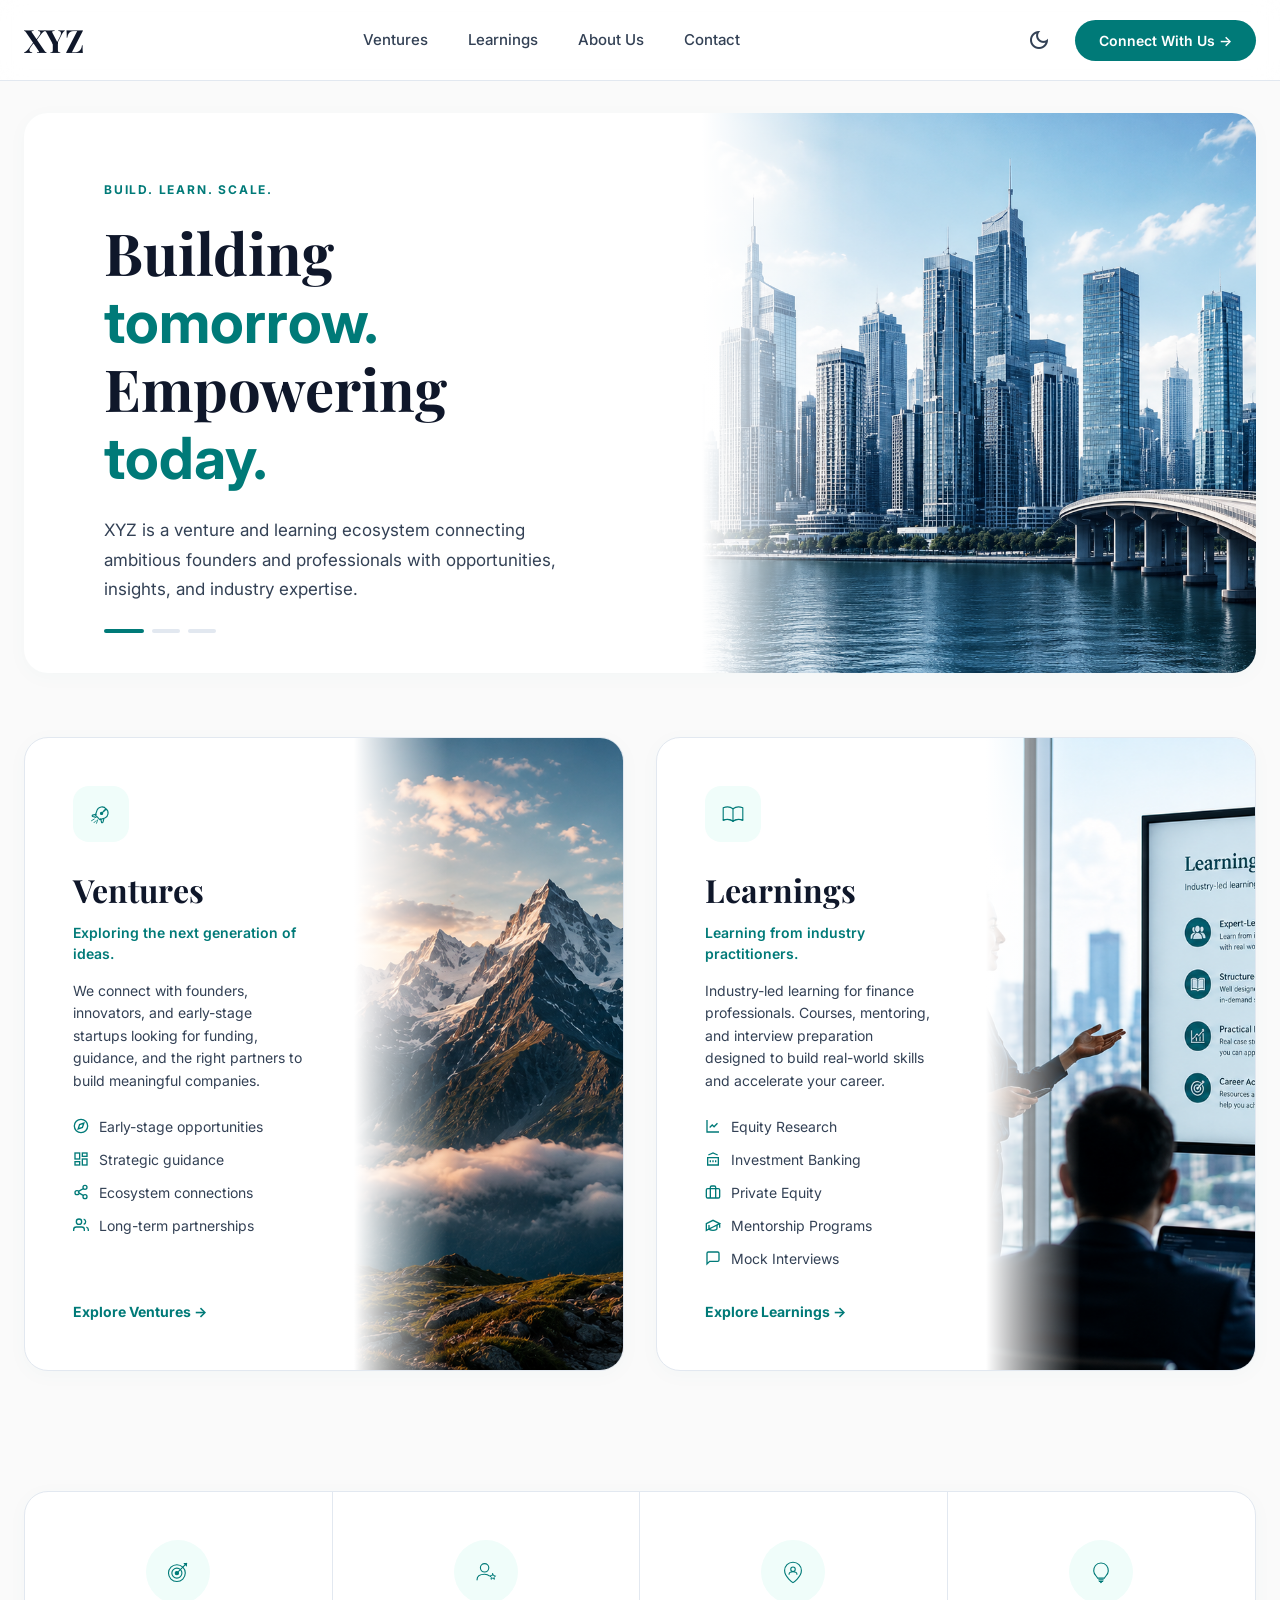
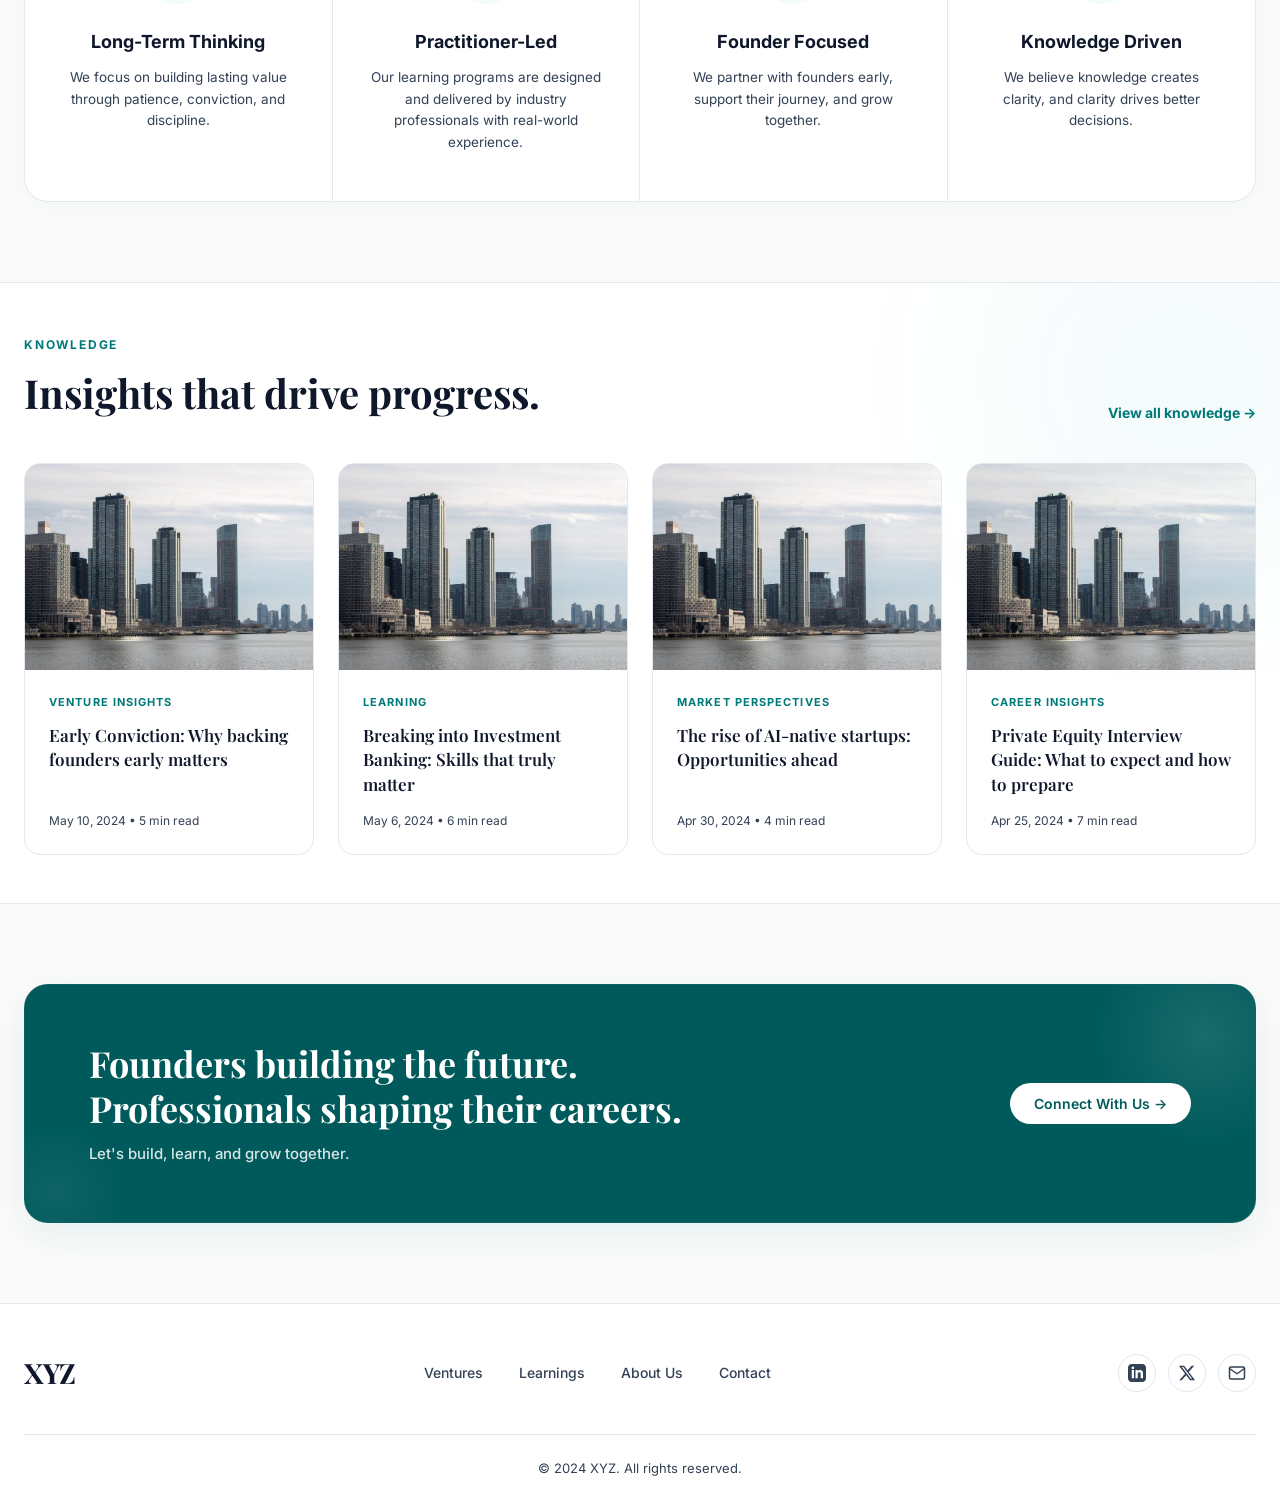
<file: index.html>
<!doctype html>
<html lang="en">

<head>
  <meta charset="UTF-8" />
  <meta name="viewport" content="width=device-width, initial-scale=1.0" />
  <title>XYZ Ventures & Learnings</title>

  <link rel="preconnect" href="https://fonts.googleapis.com" />
  <link rel="preconnect" href="https://fonts.gstatic.com" crossorigin />

  <link
    href="https://fonts.googleapis.com/css2?family=Playfair+Display:ital,wght@0,600;0,700;1,600;1,700&family=Inter:wght@400;500;600;700&display=swap"
    rel="stylesheet" />

  <link rel="stylesheet" href="styles.css" />
  <link href="https://fonts.googleapis.com/css2?family=Material+Symbols+Outlined:wght,FILL@100..700,0..1&display=swap"
    rel="stylesheet" />
  <script>
    (function() {
      const currentTheme = localStorage.getItem("theme");
      if (currentTheme) {
        document.documentElement.setAttribute("data-theme", currentTheme);
      } else {
        const prefersDark = window.matchMedia("(prefers-color-scheme: dark)").matches;
        document.documentElement.setAttribute("data-theme", prefersDark ? "dark" : "light");
      }
    })();
  </script>
</head>

<body>
  <!-- ================= HEADER ================= -->

  <header class="header">
    <div class="container">
      <div class="navbar">
        <a href="index.html" class="logo"> XYZ </a>

        <nav class="nav-links" id="navMenu">
          <a href="ventures.html">Ventures</a>
          <a href="learnings.html">Learnings</a>
          <a href="about.html">About Us</a>
          <a href="contact.html">Contact</a>
        </nav>

        <div class="nav-actions">
          <button class="theme-toggle" id="themeToggle" aria-label="Toggle Dark/Light Mode">
            <span class="material-symbols-outlined theme-toggle-icon">dark_mode</span>
          </button>

          <button class="btn-primary">Connect With Us &rarr;</button>

          <button class="menu-toggle" id="menuToggle" aria-label="Toggle Navigation Menu">☰</button>
        </div>
      </div>
    </div>
  </header>

  <!-- ================= HERO ================= -->

  <section class="hero">
    <div class="container">
      <div class="hero-slider">
        <!-- Slide 1 -->

        <div class="hero-slide active">
          <div class="hero-content">
            <span class="eyebrow"> BUILD. LEARN. SCALE. </span>

            <h1>
              Building
              <span class="highlight">tomorrow.</span>
              <br />
              Empowering
              <span class="highlight">today.</span>
            </h1>

            <p>
              XYZ is a venture and learning ecosystem connecting ambitious
              founders and professionals with opportunities, insights, and
              industry expertise.
            </p>
          </div>

          <div class="hero-image">
            <img src="assets/images/hero-city.jpg" alt="City Skyline" />
          </div>
        </div>

        <!-- Slide 2 -->

        <div class="hero-slide">
          <div class="hero-content">
            <span class="eyebrow"> GROW. CONNECT. LEAD. </span>

            <h1>
              Empowering
              <span class="highlight">founders.</span>
              <br />
              Creating
              <span class="highlight">impact.</span>
            </h1>

            <p>
              Access strategic guidance, funding opportunities, and an
              ecosystem built for long-term success.
            </p>
          </div>

          <div class="hero-image">
            <img src="assets/images/hero-founder.jpg" alt="Founder" />
          </div>
        </div>

        <!-- Slide 3 -->

        <div class="hero-slide">
          <div class="hero-content">
            <span class="eyebrow"> LEARN. EVOLVE. SUCCEED. </span>

            <h1>
              Learn from
              <span class="highlight">industry</span>
              <br />
              practitioners.
            </h1>

            <p>
              Industry-led learning designed to accelerate professional growth
              and real-world outcomes.
            </p>
          </div>

          <div class="hero-image">
            <img src="assets/images/hero-learning.jpg" alt="Learning" />
          </div>
        </div>

        <div class="slider-dots"></div>
      </div>
    </div>
  </section>

  <!-- ================= VENTURES & LEARNINGS ================= -->

  <section class="programs">
    <div class="container">
      <div class="program-grid">
        <!-- Ventures -->

        <article class="program-card">
          <div class="card-content-left">
            <div class="icon-box">
              <svg xmlns="http://www.w3.org/2000/svg" viewBox="0 0 100 100" class="card-icon-svg">
                <g fill="none" stroke="currentColor" stroke-width="4" stroke-linecap="round" stroke-linejoin="round">
                  <path d="M68,32 C60,20 40,24 36,36 L30,54 L46,70 L64,64 C76,60 80,40 68,32 Z" />
                  <path d="M56,44 C60,38 64,34 68,32 C66,36 62,40 56,44" />
                  <path d="M33,51 L20,54 C18,55 18,58 21,59 L32,62" />
                  <path d="M49,67 L52,80 C53,82 56,82 57,79 L60,68" />
                  <path d="M26,68 L16,74" stroke-width="3" />
                  <path d="M32,74 L25,81" stroke-width="3" />
                  <path d="M38,71 L34,83" stroke-width="3" />
                  <circle cx="52" cy="48" r="4" fill="currentColor" />
                </g>
              </svg>
            </div>

            <h3>Ventures</h3>

            <span class="program-subtitle">Exploring the next generation of ideas.</span>

            <p class="program-desc">
              We connect with founders, innovators, and early-stage startups looking for funding,
              guidance, and the right partners to build meaningful companies.
            </p>

            <ul class="program-list">
              <li>
                <svg class="list-icon" viewBox="0 0 24 24" fill="none" stroke="currentColor" stroke-width="2">
                  <circle cx="12" cy="12" r="10" />
                  <polygon points="16.24 7.76 14.12 14.12 7.76 16.24 9.88 9.88 16.24 7.76" />
                </svg>
                <span>Early-stage opportunities</span>
              </li>
              <li>
                <svg class="list-icon" viewBox="0 0 24 24" fill="none" stroke="currentColor" stroke-width="2">
                  <rect x="3" y="3" width="7" height="9" />
                  <rect x="14" y="3" width="7" height="5" />
                  <rect x="14" y="12" width="7" height="9" />
                  <rect x="3" y="16" width="7" height="5" />
                </svg>
                <span>Strategic guidance</span>
              </li>
              <li>
                <svg class="list-icon" viewBox="0 0 24 24" fill="none" stroke="currentColor" stroke-width="2">
                  <path
                    d="M18 8A3 3 0 1 0 18 2A3 3 0 0 0 18 8Zm-12 8a3 3 0 1 0 0-6 3 3 0 0 0 0 6Zm12 6a3 3 0 1 0 0-6 3 3 0 0 0 0 6ZM7.5 11.5l9-5.1m-9 6.2l9 5.1" />
                </svg>
                <span>Ecosystem connections</span>
              </li>
              <li>
                <svg class="list-icon" viewBox="0 0 24 24" fill="none" stroke="currentColor" stroke-width="2">
                  <path d="M17 21v-2a4 4 0 0 0-4-4H5a4 4 0 0 0-4 4v2" />
                  <circle cx="9" cy="7" r="4" />
                  <path d="M23 21v-2a4 4 0 0 0-3-3.87" />
                  <path d="M16 3.13a4 4 0 0 1 0 7.75" />
                </svg>
                <span>Long-term partnerships</span>
              </li>
            </ul>

            <a href="ventures.html" class="program-link"> Explore Ventures &rarr; </a>
          </div>

          <div class="card-image">
            <img src="assets/images/venture-mountain.jpg" alt="Mountain ventures" />
          </div>
        </article>

        <!-- Learnings -->

        <article class="program-card" id="learnings">
          <div class="card-content-left">
            <div class="icon-box">
              <svg xmlns="http://www.w3.org/2000/svg" viewBox="0 0 100 100" class="card-icon-svg">
                <g fill="none" stroke="currentColor" stroke-width="4" stroke-linecap="round" stroke-linejoin="round">
                  <path d="M50,75 C40,68 25,68 15,72 L15,28 C25,24 40,24 50,31" />
                  <path d="M50,75 C60,68 75,68 85,72 L85,28 C75,24 60,24 50,31" />
                  <line x1="50" y1="31" x2="50" y2="75" />
                  <path d="M15,72 C25,69 40,69 50,76" />
                  <path d="M85,72 C75,69 60,69 50,76" />
                </g>
              </svg>
            </div>

            <h3>Learnings</h3>

            <span class="program-subtitle">Learning from industry practitioners.</span>

            <p class="program-desc">
              Industry-led learning for finance professionals. Courses, mentoring, and interview
              preparation designed to build real-world skills and accelerate your career.
            </p>

            <ul class="program-list">
              <li>
                <svg class="list-icon" viewBox="0 0 24 24" fill="none" stroke="currentColor" stroke-width="2">
                  <path d="M3 3v18h18" />
                  <path d="m18.7 8-5.1 5.2-2.8-2.7L7 14.3" />
                </svg>
                <span>Equity Research</span>
              </li>
              <li>
                <svg class="list-icon" viewBox="0 0 24 24" fill="none" stroke="currentColor" stroke-width="2">
                  <path d="M3 21h18M3 10h18M5 6l7-3 7 3M4 10v11M20 10v11M8 14v3M12 14v3M16 14v3" />
                </svg>
                <span>Investment Banking</span>
              </li>
              <li>
                <svg class="list-icon" viewBox="0 0 24 24" fill="none" stroke="currentColor" stroke-width="2">
                  <rect x="2" y="7" width="20" height="14" rx="2" ry="2" />
                  <path d="M16 21V5a2 2 0 0 0-2-2h-4a2 2 0 0 0-2 2v16" />
                </svg>
                <span>Private Equity</span>
              </li>
              <li>
                <svg class="list-icon" viewBox="0 0 24 24" fill="none" stroke="currentColor" stroke-width="2">
                  <path d="M22 10v6M2 10l10-5 10 5-10 5-10 5z" />
                  <path d="M6 12v5c0 2 2 3 6 3s6-1 6-3v-5" />
                </svg>
                <span>Mentorship Programs</span>
              </li>
              <li>
                <svg class="list-icon" viewBox="0 0 24 24" fill="none" stroke="currentColor" stroke-width="2">
                  <path d="M21 15a2 2 0 0 1-2 2H7l-4 4V5a2 2 0 0 1 2-2h14a2 2 0 0 1 2 2z" />
                </svg>
                <span>Mock Interviews</span>
              </li>
            </ul>

            <a href="learnings.html" class="program-link"> Explore Learnings &rarr; </a>
          </div>

          <div class="card-image">
            <img src="assets/images/learning-office.jpg" alt="Learning environment" />
          </div>
        </article>
      </div>
    </div>
  </section>

  <!-- ================= VALUES ================= -->

  <section class="values" id="about-us">
    <div class="container">
      <div class="value-grid">
        <div class="value-item">
          <div class="value-icon">
            <svg class="value-svg-icon" viewBox="0 0 100 100">
              <g fill="none" stroke="currentColor" stroke-width="4" stroke-linecap="round" stroke-linejoin="round">
                <circle cx="46" cy="54" r="30" />
                <circle cx="46" cy="54" r="18" />
                <circle cx="46" cy="54" r="6" fill="currentColor" />
                <path d="M78,22 L52,48" stroke-width="4" />
                <path d="M72,20 L80,20 L80,28" />
                <line x1="75" y1="25" x2="81" y2="19" />
              </g>
            </svg>
          </div>
          <h4>Long-Term Thinking</h4>
          <p>
            We focus on building lasting value through patience, conviction,
            and discipline.
          </p>
        </div>

        <div class="value-item">
          <div class="value-icon">
            <svg class="value-svg-icon" viewBox="0 0 100 100">
              <g fill="none" stroke="currentColor" stroke-width="4" stroke-linecap="round" stroke-linejoin="round">
                <circle cx="45" cy="35" r="15" />
                <path d="M18,78 C18,63 30,58 45,58 C51,58 58,60 62,64" />
                <path d="M74,56 L77,63 L84,64 L79,69 L80,76 L74,72 L68,76 L69,69 L64,64 L71,63 Z" fill="none"
                  stroke-width="3.5" />
              </g>
            </svg>
          </div>
          <h4>Practitioner-Led</h4>
          <p>
            Our learning programs are designed and delivered by industry
            professionals with real-world experience.
          </p>
        </div>

        <div class="value-item">
          <div class="value-icon">
            <svg class="value-svg-icon" viewBox="0 0 100 100">
              <g fill="none" stroke="currentColor" stroke-width="4" stroke-linecap="round" stroke-linejoin="round">
                <path d="M50,15 C33,15 20,28 20,45 C20,68 50,88 50,88 C50,88 80,68 80,45 C80,28 67,15 50,15 Z" />
                <circle cx="50" cy="40" r="8" />
                <path d="M36,58 C36,52 42,49 50,49 C58,49 64,52 64,58" />
              </g>
            </svg>
          </div>
          <h4>Founder Focused</h4>
          <p>
            We partner with founders early, support their journey, and grow together.
          </p>
        </div>

        <div class="value-item">
          <div class="value-icon">
            <svg class="value-svg-icon" viewBox="0 0 100 100">
              <g fill="none" stroke="currentColor" stroke-width="4" stroke-linecap="round" stroke-linejoin="round">
                <path d="M50,18 C32,18 24,32 24,46 C24,58 34,64 38,72 L62,72 C66,64 76,58 76,46 C76,32 68,18 50,18 Z" />
                <line x1="42" y1="78" x2="58" y2="78" />
                <line x1="44" y1="84" x2="56" y2="84" />
                <path d="M47,84 L50,88 L53,84 Z" fill="currentColor" />
              </g>
            </svg>
          </div>
          <h4>Knowledge Driven</h4>
          <p>
            We believe knowledge creates clarity, and clarity drives better decisions.
          </p>
        </div>
      </div>
    </div>
  </section>

  <!-- ================= KNOWLEDGE ================= -->

  <section class="areas-section" id="focus-areas">
    <div class="decorative-blur"></div>
    <div class="container">
      <div class="section-header">
        <div>
          <span class="section-label"> KNOWLEDGE </span>

          <h2>Insights that drive progress.</h2>
        </div>

        <a href="#" class="view-all-link"> View all knowledge &rarr; </a>
      </div>

      <div class="article-grid">
        <article class="article-card">
          <div class="article-image-box">
            <img src="assets/images/article-1.jpg" alt="Venture Insights" />
          </div>
          <div class="article-content">
            <span class="article-category">VENTURE INSIGHTS</span>
            <h4>Early Conviction: Why backing founders early matters</h4>
            <p class="article-meta">May 10, 2024 • 5 min read</p>
          </div>
        </article>

        <article class="article-card">
          <div class="article-image-box">
            <img src="assets/images/article-1.jpg" alt="Learning Insights" />
          </div>
          <div class="article-content">
            <span class="article-category">LEARNING</span>
            <h4>Breaking into Investment Banking: Skills that truly matter</h4>
            <p class="article-meta">May 6, 2024 • 6 min read</p>
          </div>
        </article>

        <article class="article-card">
          <div class="article-image-box">
            <img src="assets/images/article-1.jpg" alt="Market Perspectives" />
          </div>
          <div class="article-content">
            <span class="article-category">MARKET PERSPECTIVES</span>
            <h4>The rise of AI-native startups: Opportunities ahead</h4>
            <p class="article-meta">Apr 30, 2024 • 4 min read</p>
          </div>
        </article>

        <article class="article-card">
          <div class="article-image-box">
            <img src="assets/images/article-1.jpg" alt="Career Insights" />
          </div>
          <div class="article-content">
            <span class="article-category">CAREER INSIGHTS</span>
            <h4>Private Equity Interview Guide: What to expect and how to prepare</h4>
            <p class="article-meta">Apr 25, 2024 • 7 min read</p>
          </div>
        </article>
      </div>
    </div>
  </section>

  <!-- ================= CTA ================= -->

  <section class="cta-section" id="contact">
    <div class="container">
      <div class="cta-banner-dark">
        <div class="cta-content-left">
          <h2>
            Founders building the future.
            <br />
            Professionals shaping their careers.
          </h2>

          <p>Let's build, learn, and grow together.</p>
        </div>

        <div class="cta-content-right">
          <button class="btn-primary">Connect With Us &rarr;</button>
        </div>
      </div>
    </div>
  </section>

  <!-- ================= FOOTER ================= -->

  <footer class="footer">
    <div class="container">
      <div class="footer-top">
        <div class="footer-logo">XYZ</div>

        <div class="footer-links">
          <a href="ventures.html">Ventures</a>
          <a href="learnings.html">Learnings</a>
          <a href="about.html">About Us</a>
          <a href="contact.html">Contact</a>
        </div>

        <div class="footer-social">
          <a href="#" aria-label="LinkedIn">
            <svg class="social-svg-icon" viewBox="0 0 24 24" fill="currentColor" width="20" height="20">
              <path
                d="M19 0h-14c-2.761 0-5 2.239-5 5v14c0 2.761 2.239 5 5 5h14c2.762 0 5-2.239 5-5v-14c0-2.761-2.238-5-5-5zm-11 19h-3v-11h3v11zm-1.5-12.268c-.966 0-1.75-.79-1.75-1.764s.784-1.764 1.75-1.764 1.75.79 1.75 1.764-.783 1.764-1.75 1.764zm13.5 12.268h-3v-5.604c0-3.368-4-3.113-4 0v5.604h-3v-11h3v1.765c1.396-2.586 7-2.777 7 2.476v6.759z" />
            </svg>
          </a>
          <a href="#" aria-label="X">
            <svg class="social-svg-icon" viewBox="0 0 24 24" fill="currentColor" width="20" height="20">
              <path
                d="M18.244 2.25h3.308l-7.227 8.26 8.502 11.24H16.17l-5.214-6.817L4.99 21.75H1.68l7.73-8.835L1.254 2.25H8.08l4.713 6.231zm-1.161 17.52h1.833L7.084 4.126H5.117z" />
            </svg>
          </a>
          <a href="#" aria-label="Email">
            <svg class="social-svg-icon" viewBox="0 0 24 24" fill="none" stroke="currentColor" stroke-width="2"
              stroke-linecap="round" stroke-linejoin="round" width="20" height="20">
              <path d="M4 4h16c1.1 0 2 .9 2 2v12c0 1.1-.9 2-2 2H4c-1.1 0-2-.9-2-2V6c0-1.1.9-2 2-2z" />
              <polyline points="22,6 12,13 2,6" />
            </svg>
          </a>
        </div>
      </div>

      <div class="footer-bottom">&copy; 2024 XYZ. All rights reserved.</div>
    </div>
  </footer>


  <script src="script.js"></script>
</body>

</html>
</file>
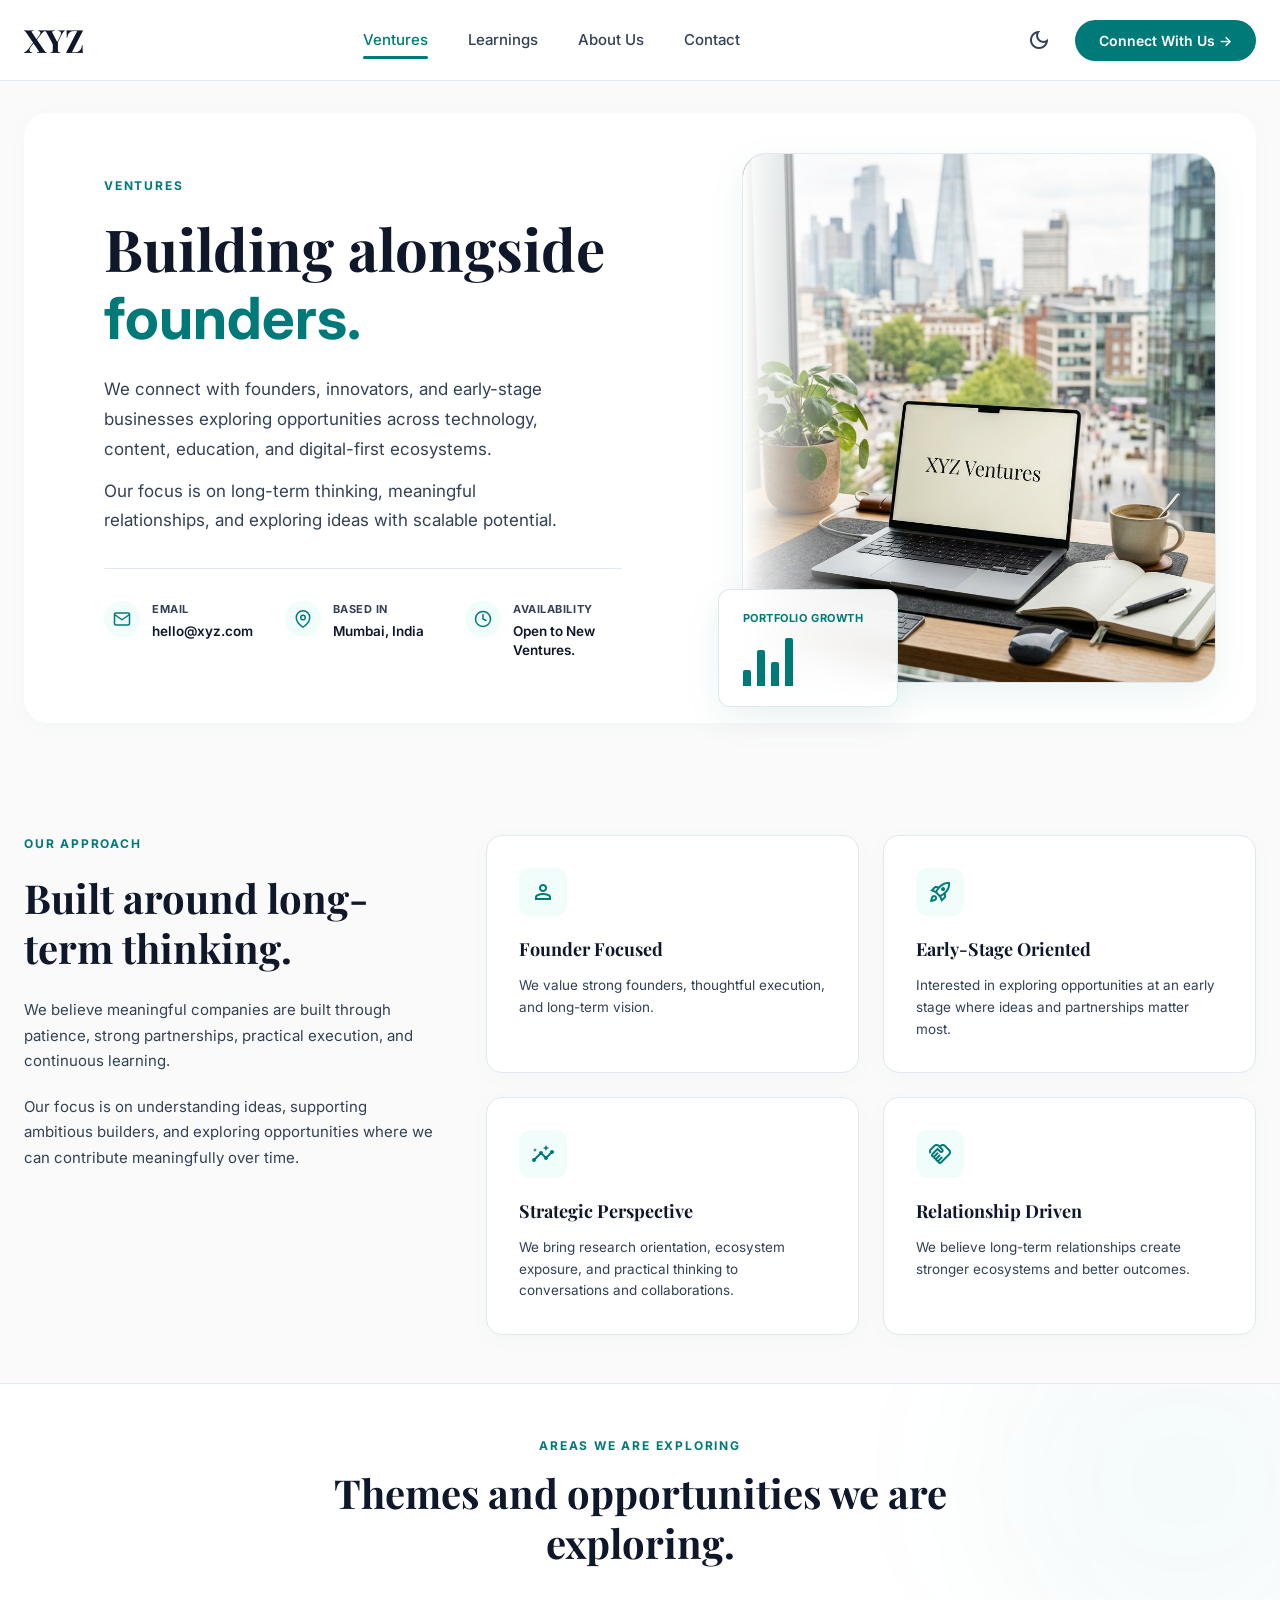
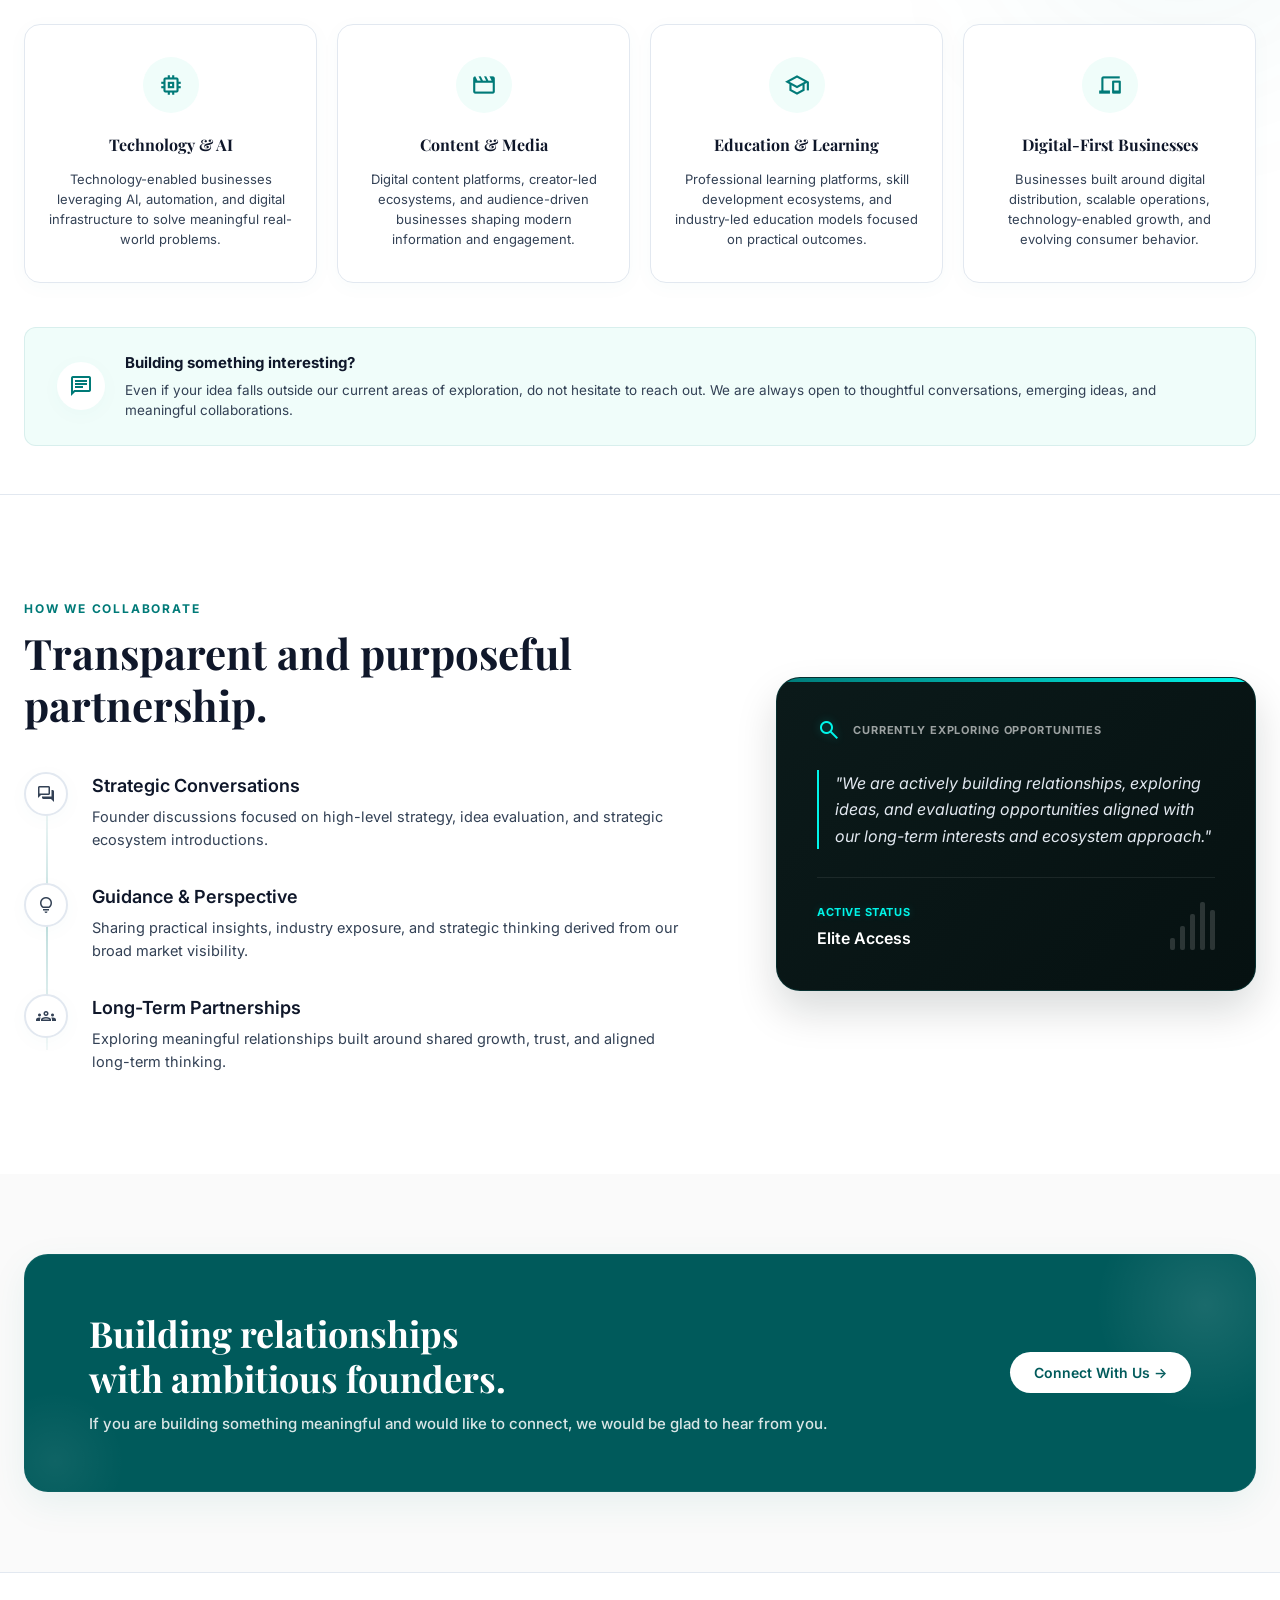
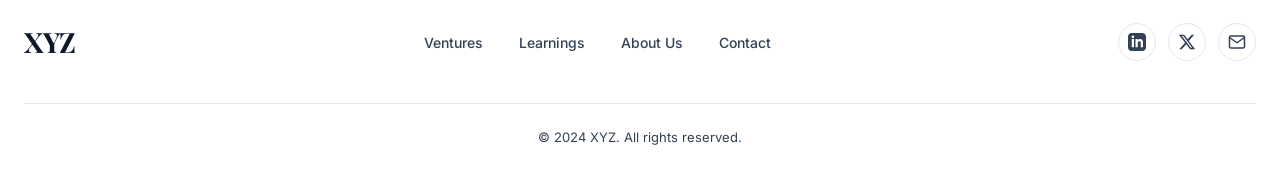
<file: ventures.html>
<!doctype html>
<html lang="en">

<head>
  <meta charset="UTF-8" />
  <meta name="viewport" content="width=device-width, initial-scale=1.0" />
  <title>XYZ Ventures — Building alongside founders</title>

  <link rel="preconnect" href="https://fonts.googleapis.com" />
  <link rel="preconnect" href="https://fonts.gstatic.com" crossorigin />

  <link
    href="https://fonts.googleapis.com/css2?family=Playfair+Display:ital,wght@0,600;0,700;1,600;1,700&family=Inter:wght@400;500;600;700&display=swap"
    rel="stylesheet" />
  <link href="https://fonts.googleapis.com/css2?family=Material+Symbols+Outlined:wght,FILL@100..700,0..1&display=swap"
    rel="stylesheet" />

  <link rel="stylesheet" href="styles.css" />
  <script>
    (function() {
      const currentTheme = localStorage.getItem("theme");
      if (currentTheme) {
        document.documentElement.setAttribute("data-theme", currentTheme);
      } else {
        const prefersDark = window.matchMedia("(prefers-color-scheme: dark)").matches;
        document.documentElement.setAttribute("data-theme", prefersDark ? "dark" : "light");
      }
    })();
  </script>
</head>

<body>
  <!-- ================= HEADER ================= -->

  <header class="header">
    <div class="container">
      <div class="navbar">
        <a href="index.html" class="logo"> XYZ </a>

        <nav class="nav-links" id="navMenu">
          <a href="ventures.html" class="active">Ventures</a>
          <a href="learnings.html">Learnings</a>
          <a href="about.html">About Us</a>
          <a href="contact.html">Contact</a>
        </nav>

        <div class="nav-actions">
          <button class="theme-toggle" id="themeToggle" aria-label="Toggle Dark/Light Mode">
            <span class="material-symbols-outlined theme-toggle-icon">dark_mode</span>
          </button>

          <button class="btn-primary">Connect With Us &rarr;</button>

          <button class="menu-toggle" id="menuToggle" aria-label="Toggle Navigation Menu">☰</button>
        </div>
      </div>
    </div>
  </header>

  <!-- ================= HERO ================= -->

  <section class="hero">
    <div class="container">
      <div class="hero-ventures">
        <div class="hero-content">
          <span class="eyebrow"> VENTURES </span>

          <h1>
            Building alongside
            <br />
            <span class="highlight">founders.</span>
          </h1>

          <p>
            We connect with founders, innovators, and early-stage businesses exploring opportunities across technology,
            content, education, and digital-first ecosystems.
          </p>
          <p style="margin-top: 12px;">
            Our focus is on long-term thinking, meaningful relationships, and exploring ideas with scalable potential.
          </p>

          <!-- Quick Info Card/Row -->
          <div class="hero-info-row">
            <div class="hero-info-item">
              <div class="hero-info-icon">
                <svg viewBox="0 0 24 24" fill="none" stroke="currentColor" stroke-width="2" stroke-linecap="round"
                  stroke-linejoin="round">
                  <path d="M4 4h16c1.1 0 2 .9 2 2v12c0 1.1-.9 2-2 2H4c-1.1 0-2-.9-2-2V6c0-1.1.9-2 2-2z" />
                  <polyline points="22,6 12,13 2,6" />
                </svg>
              </div>
              <div class="hero-info-text">
                <span class="hero-info-label">Email</span>
                <span class="hero-info-val">hello@xyz.com</span>
              </div>
            </div>

            <div class="hero-info-item">
              <div class="hero-info-icon">
                <svg viewBox="0 0 24 24" fill="none" stroke="currentColor" stroke-width="2" stroke-linecap="round"
                  stroke-linejoin="round">
                  <path d="M21 10c0 7-9 13-9 13s-9-6-9-13a9 9 0 0 1 18 0z" />
                  <circle cx="12" cy="10" r="3" />
                </svg>
              </div>
              <div class="hero-info-text">
                <span class="hero-info-label">Based In</span>
                <span class="hero-info-val">Mumbai, India</span>
              </div>
            </div>

            <div class="hero-info-item">
              <div class="hero-info-icon">
                <svg viewBox="0 0 24 24" fill="none" stroke="currentColor" stroke-width="2" stroke-linecap="round"
                  stroke-linejoin="round">
                  <circle cx="12" cy="12" r="10" />
                  <polyline points="12 6 12 12 16 14" />
                </svg>
              </div>
              <div class="hero-info-text">
                <span class="hero-info-label">Availability</span>
                <span class="hero-info-val">Open to New Ventures.</span>
              </div>
            </div>
          </div>
        </div>

        <div class="hero-image-wrapper">
          <div class="hero-image-inner">
            <img src="assets/images/ventures-hero.png" alt="XYZ Ventures Workspace" />
          </div>
          <!-- Floating Portfolio Growth Card -->
          <div class="floating-portfolio-card">
            <span class="floating-portfolio-title">Portfolio Growth</span>
            <div class="floating-chart">
              <div class="floating-chart-bar"></div>
              <div class="floating-chart-bar"></div>
              <div class="floating-chart-bar"></div>
              <div class="floating-chart-bar"></div>
            </div>
          </div>
        </div>
      </div>
    </div>
  </section>

  <!-- ================= OUR APPROACH ================= -->

  <section class="ventures-approach" id="our-approach">
    <div class="container">
      <div class="split-grid-2col">
        <div class="split-left-content">
          <span class="eyebrow"> OUR APPROACH </span>
          <h2>Built around long-term thinking.</h2>
          <p>
            We believe meaningful companies are built through patience, strong partnerships, practical execution, and
            continuous learning.
          </p>
          <p>
            Our focus is on understanding ideas, supporting ambitious builders, and exploring opportunities where we can
            contribute meaningfully over time.
          </p>
        </div>

        <div class="grid-cards-2x2">
          <!-- Card 1 -->
          <div class="approach-card">
            <div class="card-icon">
              <span class="material-symbols-outlined">person</span>
            </div>
            <h4>Founder Focused</h4>
            <p>We value strong founders, thoughtful execution, and long-term vision.</p>
          </div>

          <!-- Card 2 -->
          <div class="approach-card">
            <div class="card-icon">
              <span class="material-symbols-outlined">rocket_launch</span>
            </div>
            <h4>Early-Stage Oriented</h4>
            <p>Interested in exploring opportunities at an early stage where ideas and partnerships matter most.</p>
          </div>

          <!-- Card 3 -->
          <div class="approach-card">
            <div class="card-icon">
              <span class="material-symbols-outlined">insights</span>
            </div>
            <h4>Strategic Perspective</h4>
            <p>We bring research orientation, ecosystem exposure, and practical thinking to conversations and
              collaborations.</p>
          </div>

          <!-- Card 4 -->
          <div class="approach-card">
            <div class="card-icon">
              <span class="material-symbols-outlined">handshake</span>
            </div>
            <h4>Relationship Driven</h4>
            <p>We believe long-term relationships create stronger ecosystems and better outcomes.</p>
          </div>
        </div>
      </div>
    </div>
  </section>

  <!-- ================= AREAS WE ARE EXPLORING ================= -->

  <section class="areas-section" id="focus-areas">
    <div class="decorative-blur"></div>
    <div class="container" style="position: relative; z-index: 2;">
      <div class="section-header-centered">
        <span class="eyebrow"> AREAS WE ARE EXPLORING </span>
        <h2>Themes and opportunities we are exploring.</h2>
      </div>

      <div class="areas-grid">
        <!-- Card 1 -->
        <div class="area-card">
          <div class="card-icon">
            <span class="material-symbols-outlined">memory</span>
          </div>
          <h4>Technology & AI</h4>
          <p>Technology-enabled businesses leveraging AI, automation, and digital infrastructure to solve meaningful
            real-world problems.</p>
        </div>

        <!-- Card 2 -->
        <div class="area-card">
          <div class="card-icon">
            <span class="material-symbols-outlined">movie</span>
          </div>
          <h4>Content & Media</h4>
          <p>Digital content platforms, creator-led ecosystems, and audience-driven businesses shaping modern
            information and engagement.</p>
        </div>

        <!-- Card 3 -->
        <div class="area-card">
          <div class="card-icon">
            <span class="material-symbols-outlined">school</span>
          </div>
          <h4>Education & Learning</h4>
          <p>Professional learning platforms, skill development ecosystems, and industry-led education models focused on
            practical outcomes.</p>
        </div>

        <!-- Card 4 -->
        <div class="area-card">
          <div class="card-icon">
            <span class="material-symbols-outlined">devices</span>
          </div>
          <h4>Digital-First Businesses</h4>
          <p>Businesses built around digital distribution, scalable operations, technology-enabled growth, and evolving
            consumer behavior.</p>
        </div>

        <!-- Callout -->
        <div class="callout-box">
          <div class="callout-icon">
            <span class="material-symbols-outlined">chat</span>
          </div>
          <div class="callout-text">
            <h5>Building something interesting?</h5>
            <p>Even if your idea falls outside our current areas of exploration, do not hesitate to reach out. We are
              always open to thoughtful conversations, emerging ideas, and meaningful collaborations.</p>
          </div>
        </div>
      </div>
    </div>
  </section>

  <!-- ================= HOW WE COLLABORATE ================= -->

  <section class="collaborate-section" id="how-we-work">
    <div class="container">
      <div class="collaborate-split-grid">
        <!-- Left Side: Header & Lists -->
        <div class="collaborate-left">
          <span class="eyebrow"> HOW WE COLLABORATE </span>
          <h2>Transparent and purposeful partnership.</h2>

          <div class="collaborate-list">
            <!-- Item 1 -->
            <div class="collaborate-list-item">
              <div class="list-item-icon-wrapper">
                <span class="material-symbols-outlined list-item-icon" data-icon="forum">forum</span>
              </div>
              <div class="list-item-content">
                <h4>Strategic Conversations</h4>
                <p>Founder discussions focused on high-level strategy, idea evaluation, and strategic ecosystem introductions.</p>
              </div>
            </div>

            <!-- Item 2 -->
            <div class="collaborate-list-item">
              <div class="list-item-icon-wrapper">
                <span class="material-symbols-outlined list-item-icon" data-icon="lightbulb">lightbulb</span>
              </div>
              <div class="list-item-content">
                <h4>Guidance &amp; Perspective</h4>
                <p>Sharing practical insights, industry exposure, and strategic thinking derived from our broad market visibility.</p>
              </div>
            </div>

            <!-- Item 3 -->
            <div class="collaborate-list-item">
              <div class="list-item-icon-wrapper">
                <span class="material-symbols-outlined list-item-icon" data-icon="groups">groups</span>
              </div>
              <div class="list-item-content">
                <h4>Long-Term Partnerships</h4>
                <p>Exploring meaningful relationships built around shared growth, trust, and aligned long-term thinking.</p>
              </div>
            </div>
          </div>
        </div>

        <!-- Right Side: Status/Opportunities Card -->
        <div class="collaborate-right">
          <div class="status-card">
            <div class="status-card-header">
              <span class="material-symbols-outlined status-icon" data-icon="search">search</span>
              <span class="status-eyebrow">Currently Exploring Opportunities</span>
            </div>

            <blockquote class="status-quote">
              "We are actively building relationships, exploring ideas, and evaluating opportunities aligned with our
              long-term interests and ecosystem approach."
            </blockquote>

            <div class="status-card-footer">
              <div class="status-meta">
                <span class="status-meta-label">Active Status</span>
                <span class="status-meta-value">Elite Access</span>
              </div>
              <div class="status-chart">
                <div class="status-chart-bar" style="height: 12px;"></div>
                <div class="status-chart-bar" style="height: 24px;"></div>
                <div class="status-chart-bar" style="height: 36px;"></div>
                <div class="status-chart-bar" style="height: 48px;"></div>
                <div class="status-chart-bar" style="height: 40px;"></div>
              </div>
            </div>
          </div>
        </div>
      </div>
    </div>
  </section>

  <!-- ================= CTA ================= -->

  <section class="cta-section" id="contact">
    <div class="container">
      <div class="cta-banner-dark">
        <div class="cta-content-left">
          <h2>
            Building relationships
            <br />
            with ambitious founders.
          </h2>

          <p>If you are building something meaningful and would like to connect, we would be glad to hear from you.</p>
        </div>

        <div class="cta-content-right">
          <button class="btn-primary">Connect With Us &rarr;</button>
        </div>
      </div>
    </div>
  </section>

  <!-- ================= FOOTER ================= -->

  <footer class="footer">
    <div class="container">
      <div class="footer-top">
        <div class="footer-logo">XYZ</div>

        <div class="footer-links">
          <a href="ventures.html">Ventures</a>
          <a href="learnings.html">Learnings</a>
          <a href="about.html">About Us</a>
          <a href="contact.html">Contact</a>
        </div>

        <div class="footer-social">
          <a href="#" aria-label="LinkedIn">
            <svg class="social-svg-icon" viewBox="0 0 24 24" fill="currentColor" width="20" height="20">
              <path
                d="M19 0h-14c-2.761 0-5 2.239-5 5v14c0 2.761 2.239 5 5 5h14c2.762 0 5-2.239 5-5v-14c0-2.761-2.238-5-5-5zm-11 19h-3v-11h3v11zm-1.5-12.268c-.966 0-1.75-.79-1.75-1.764s.784-1.764 1.75-1.764 1.75.79 1.75 1.764-.783 1.764-1.75 1.764zm13.5 12.268h-3v-5.604c0-3.368-4-3.113-4 0v5.604h-3v-11h3v1.765c1.396-2.586 7-2.777 7 2.476v6.759z" />
            </svg>
          </a>
          <a href="#" aria-label="X">
            <svg class="social-svg-icon" viewBox="0 0 24 24" fill="currentColor" width="20" height="20">
              <path
                d="M18.244 2.25h3.308l-7.227 8.26 8.502 11.24H16.17l-5.214-6.817L4.99 21.75H1.68l7.73-8.835L1.254 2.25H8.08l4.713 6.231zm-1.161 17.52h1.833L7.084 4.126H5.117z" />
            </svg>
          </a>
          <a href="#" aria-label="Email">
            <svg class="social-svg-icon" viewBox="0 0 24 24" fill="none" stroke="currentColor" stroke-width="2"
              stroke-linecap="round" stroke-linejoin="round" width="20" height="20">
              <path d="M4 4h16c1.1 0 2 .9 2 2v12c0 1.1-.9 2-2 2H4c-1.1 0-2-.9-2-2V6c0-1.1.9-2 2-2z" />
              <polyline points="22,6 12,13 2,6" />
            </svg>
          </a>
        </div>
      </div>

      <div class="footer-bottom">&copy; 2024 XYZ. All rights reserved.</div>
    </div>
  </footer>


  <script src="script.js"></script>
</body>

</html>
</file>
<file: styles.css>
/* ==================================================
   XYZ TEAL VARIANT - Fresh & Modern
   styles.css
   ================================================== */

:root {
  /* Colors */
  --primary: #007A78;
  --primary-dark: #005A5B;
  --primary-light: #F0FDFA;
  --primary-light-hover: #E6F4F1;

  --text: #0F172A;
  --body: #334155;

  --border: #E2E8F0;
  --background: #FAFAFA;
  --white: #FFFFFF;
  --bg-light: #F8FAFC;
  --bg: #F1F5F9;

  /* Theme adaptive overlays */
  --header-bg: rgba(255, 255, 255, 0.85);
  --header-bg-scrolled: var(--white);
  --card-overlay-bg: rgba(255, 255, 255, 0.92);
  --bg-gradient: linear-gradient(135deg, #FAFAFA 0%, #F1F8F6 50%, #FFFFFF 100%);
  --floating-card-shadow: rgba(0, 122, 120, 0.08);
  --form-bg: rgba(255, 255, 255, 0.7);
  --form-border: rgba(255, 255, 255, 0.5);
  --input-bg: rgba(255, 255, 255, 0.6);

  /* Layout */
  --container: 1280px;

  /* Radius */
  --radius-xl: 24px;
  --radius-lg: 16px;
  --radius-md: 12px;
  --radius-sm: 8px;

  /* Shadow */
  --shadow-sm: 0 4px 20px rgba(0, 122, 120, 0.03);
  --shadow-md: 0 12px 36px rgba(0, 122, 120, 0.08);

  /* Animation */
  --transition: all 0.3s cubic-bezier(0.4, 0, 0.2, 1);
}

[data-theme="dark"] {
  --primary: #007A78;
  --primary-dark: #005A5B;
  --primary-light: rgba(0, 122, 120, 0.15);
  --primary-light-hover: rgba(0, 122, 120, 0.25);

  --text: #F8FAFC;
  --body: #A1A1AA;

  --border: #222222;
  --background: #0B0B0B;
  --white: #161616;
  --bg-light: #101010;
  --bg: #242424;

  --header-bg: rgba(11, 11, 11, 0.85);
  --header-bg-scrolled: #0B0B0B;
  --card-overlay-bg: rgba(22, 22, 22, 0.92);
  --bg-gradient: linear-gradient(135deg, #0B0B0B 0%, #121212 50%, #161616 100%);
  --floating-card-shadow: rgba(0, 0, 0, 0.6);
  --form-bg: rgba(22, 22, 22, 0.7);
  --form-border: rgba(255, 255, 255, 0.05);
  --input-bg: rgba(16, 16, 16, 0.6);

  --shadow-sm: 0 4px 20px rgba(0, 0, 0, 0.3);
  --shadow-md: 0 12px 36px rgba(0, 0, 0, 0.55);
}

/* ==================================================
   RESET & BASICS
   ================================================== */

* {
  margin: 0;
  padding: 0;
  box-sizing: border-box;
}

img {
  display: block;
  width: 100%;
}

a {
  text-decoration: none;
  color: inherit;
}

ul {
  list-style: none;
}

button {
  font-family: inherit;
}

body {
  font-family: "Inter", sans-serif;
  background: var(--background);
  color: var(--text);
  overflow-x: hidden;
  line-height: 1.5;
  -webkit-font-smoothing: antialiased;
  transition: background-color 0.3s ease, color 0.3s ease;
}

/* ==================================================
   LAYOUT CONTAINER
   ================================================== */

.container {
  width: 100%;
  max-width: var(--container);
  margin: 0 auto;
  padding-left: 24px;
  padding-right: 24px;
}

/* ==================================================
   HEADER & NAVBAR
   ================================================== */

.header {
  background: var(--header-bg);
  backdrop-filter: blur(12px);
  -webkit-backdrop-filter: blur(12px);
  border-bottom: 1px solid var(--border);
  position: sticky;
  top: 0;
  z-index: 1000;
  transition: background-color 0.3s ease, border-color 0.3s ease, box-shadow 0.3s ease, var(--transition);
}

.header.scrolled {
  box-shadow: var(--shadow-sm);
  background: var(--header-bg-scrolled);
}

.navbar {
  height: 80px;
  display: flex;
  align-items: center;
  justify-content: space-between;
}

.logo {
  font-family: "Playfair Display", serif;
  font-size: 32px;
  font-weight: 700;
  color: var(--text);
  letter-spacing: -0.02em;
}

.nav-links {
  display: flex;
  align-items: center;
  gap: 40px;
}

.nav-links a {
  color: var(--body);
  font-size: 15px;
  font-weight: 500;
  transition: var(--transition);
  position: relative;
}

.nav-links a:hover {
  color: var(--primary);
}

.nav-links a.active {
  color: var(--primary);
}

@media (min-width: 992px) {
  .nav-links a.active::after {
    content: "";
    position: absolute;
    left: 0;
    right: 0;
    bottom: -8px;
    height: 3px;
    background-color: var(--primary);
    border-radius: 2px;
  }
}

.nav-actions {
  display: flex;
  align-items: center;
  gap: 16px;
}

.btn-primary {
  border: none;
  background: var(--primary);
  color: #FFFFFF;
  padding: 12px 24px;
  border-radius: 999px;
  font-weight: 600;
  font-size: 14px;
  cursor: pointer;
  transition: var(--transition);
  display: inline-flex;
  align-items: center;
  justify-content: space-around;
  gap: 8px;
}

.btn-primary:hover {
  background: var(--primary-dark);
  box-shadow: 0 4px 12px rgba(0, 122, 120, 0.15);
}

.theme-toggle {
  border: none;
  background: none;
  color: var(--body);
  width: 40px;
  height: 40px;
  border-radius: 50%;
  cursor: pointer;
  display: flex;
  align-items: center;
  justify-content: center;
  transition: var(--transition);
  outline: none;
}

.theme-toggle:hover {
  background: var(--primary-light);
  color: var(--primary);
}

.theme-toggle-icon {
  font-size: 24px;
}

.menu-toggle {
  display: none;
  border: none;
  background: none;
  font-size: 24px;
  color: var(--text);
  cursor: pointer;
  padding: 4px;
  transition: var(--transition);
}

/* ==================================================
   HERO CAROUSEL
   ================================================== */

.hero {
  padding: 32px 0 64px;
}

.hero-slider {
  position: relative;
  overflow: hidden;
  border-radius: var(--radius-xl);
  box-shadow: var(--shadow-sm);
  background: var(--white);
}

.hero-slide {
  display: none;
  grid-template-columns: 11fr 9fr;
  min-height: 560px;
}

.hero-slide.active {
  display: grid;
}

.hero-content {
  padding: 64px 80px;
  display: flex;
  flex-direction: column;
  justify-content: center;
}

.eyebrow {
  color: var(--primary);
  font-size: 12px;
  font-weight: 700;
  letter-spacing: 0.15em;
  text-transform: uppercase;
  margin-bottom: 20px;
}

.hero-content h1 {
  font-family: "Playfair Display", serif;
  font-size: 58px;
  line-height: 1.15;
  margin-bottom: 24px;
  font-weight: 700;
  color: var(--text);
}

.hero-content h1 span.highlight {
  font-family: "Inter", sans-serif;
  color: var(--primary);
  font-weight: 700;
}

.hero-content p {
  font-size: 17px;
  line-height: 1.75;
  color: var(--body);
  max-width: 480px;
}

.hero-image {
  position: relative;
  overflow: hidden;
}

.hero-image::before {
  content: "";
  position: absolute;
  left: 0;
  top: 0;
  width: 25%;
  height: 100%;
  background: linear-gradient(to right, var(--white), transparent);
  z-index: 2;
}

.hero-image img {
  width: 100%;
  height: 100%;
  object-fit: cover;
}

.slider-dots {
  display: flex;
  gap: 8px;
  position: absolute;
  left: 80px;
  bottom: 40px;
  z-index: 10;
}

.slider-dots button {
  width: 28px;
  height: 4px;
  border: none;
  border-radius: 99px;
  background: #E2E8F0;
  cursor: pointer;
  transition: var(--transition);
}

.slider-dots button.active {
  background: var(--primary);
  width: 40px;
}

/* ==================================================
   PROGRAM CARDS (VENTURES & LEARNINGS)
   ================================================== */

.programs {
  padding-bottom: 80px;
}

.program-grid {
  display: grid;
  grid-template-columns: repeat(2, 1fr);
  gap: 32px;
}

.program-card {
  position: relative;
  overflow: hidden;
  background: var(--white);
  border-radius: var(--radius-xl);
  border: 1px solid var(--border);
  min-height: 540px;
  box-shadow: var(--shadow-sm);
  display: flex;
  transition: var(--transition);
}

.program-card:hover {
  transform: translateY(-4px);
  box-shadow: var(--shadow-md);
  border-color: rgba(0, 122, 120, 0.15);
}

.card-content-left {
  padding: 48px;
  width: 55%;
  display: flex;
  flex-direction: column;
  justify-content: flex-start;
  z-index: 3;
}

.icon-box {
  width: 56px;
  height: 56px;
  border-radius: 16px;
  background: var(--primary-light);
  color: var(--primary);
  display: flex;
  align-items: center;
  justify-content: center;
  margin-bottom: 24px;
  transition: var(--transition);
}

.program-card:hover .icon-box {
  background: var(--primary);
  color: #FFFFFF;
}

.card-icon-svg {
  width: 28px;
  height: 28px;
}

.program-card h3 {
  font-family: "Playfair Display", serif;
  font-size: 32px;
  font-weight: 700;
  margin-bottom: 8px;
  color: var(--text);
}

.program-subtitle {
  font-size: 14px;
  font-weight: 600;
  color: var(--primary);
  margin-bottom: 16px;
  display: block;
}

.program-desc {
  color: var(--body);
  font-size: 14px;
  line-height: 1.6;
  margin-bottom: 24px;
}

.program-list {
  display: flex;
  flex-direction: column;
  gap: 12px;
  margin-bottom: 32px;
}

.program-list li {
  display: flex;
  align-items: center;
  gap: 10px;
  color: var(--body);
  font-size: 14px;
}

.list-icon {
  width: 16px;
  height: 16px;
  color: var(--primary);
  flex-shrink: 0;
}

.program-link {
  font-size: 14px;
  font-weight: 700;
  color: var(--primary);
  margin-top: auto;
  display: inline-flex;
  align-items: center;
  transition: var(--transition);
}

.program-link:hover {
  color: var(--primary-dark);
  transform: translateX(4px);
}

.card-image {
  width: 45%;
  position: relative;
  overflow: hidden;
}

.card-image::before {
  content: "";
  position: absolute;
  top: 0;
  left: 0;
  width: 35%;
  height: 100%;
  background: linear-gradient(to right, var(--white), transparent);
  z-index: 2;
}

.card-image img {
  height: 100%;
  width: 100%;
  object-fit: cover;
}

/* ==================================================
   VALUES SECTION
   ================================================= */

.values {
  padding: 40px 0 80px;
}

.value-grid {
  display: grid;
  grid-template-columns: repeat(4, 1fr);
  background: var(--white);
  border-radius: var(--radius-xl);
  border: 1px solid var(--border);
  overflow: hidden;
  box-shadow: var(--shadow-sm);
}

.value-item {
  padding: 48px 36px;
  text-align: center;
  display: flex;
  flex-direction: column;
  align-items: center;
  transition: var(--transition);
}

.value-item:hover {
  background: var(--primary-light);
}

.value-item:not(:last-child) {
  border-right: 1px solid var(--border);
}

.value-icon {
  width: 64px;
  height: 64px;
  border-radius: 50%;
  background: var(--primary-light);
  color: var(--primary);
  display: flex;
  align-items: center;
  justify-content: center;
  margin-bottom: 24px;
  transition: var(--transition);
}

.value-item:hover .value-icon {
  background: var(--primary);
  color: #FFFFFF;
  transform: scale(1.05);
}

.value-svg-icon {
  width: 28px;
  height: 28px;
}

.value-item h4 {
  font-family: "Inter", sans-serif;
  font-size: 18px;
  font-weight: 700;
  margin-bottom: 12px;
  color: var(--text);
}

.value-item p {
  color: var(--body);
  font-size: 13.5px;
  line-height: 1.6;
}

/* ==================================================
   KNOWLEDGE SECTION
   ================================================== */

.knowledge {
  padding: 80px 0;
}

.section-header {
  display: flex;
  justify-content: space-between;
  align-items: flex-end;
  margin-bottom: 40px;
}

.section-label {
  color: var(--primary);
  font-weight: 700;
  letter-spacing: 0.15em;
  font-size: 12px;
  text-transform: uppercase;
}

.section-header h2 {
  font-family: "Playfair Display", serif;
  font-size: 40px;
  font-weight: 700;
  margin-top: 8px;
  color: var(--text);
}

.section-header-left {
  display: flex;
  flex-direction: column;
  align-items: flex-start;
  margin-bottom: 48px;
}

.section-header-left .eyebrow {
  margin-bottom: 8px;
}

.section-header-left h2 {
  font-family: "Playfair Display", serif;
  font-size: 38px;
  font-weight: 700;
  color: var(--text);
  margin-top: 8px;
}

.view-all-link {
  color: var(--primary);
  font-weight: 700;
  font-size: 14px;
  display: inline-flex;
  align-items: center;
  transition: var(--transition);
}

.view-all-link:hover {
  color: var(--primary-dark);
  transform: translateX(4px);
}

.article-grid {
  display: grid;
  grid-template-columns: repeat(4, 1fr);
  gap: 24px;
}

.article-card {
  background: var(--white);
  border-radius: var(--radius-lg);
  overflow: hidden;
  border: 1px solid var(--border);
  display: flex;
  flex-direction: column;
  transition: var(--transition);
  cursor: pointer;
}

.article-card:hover {
  transform: translateY(-6px);
  box-shadow: var(--shadow-md);
  border-color: rgba(0, 122, 120, 0.15);
}

.article-image-box {
  aspect-ratio: 1.4;
  overflow: hidden;
  position: relative;
}

.article-image-box img {
  height: 100%;
  object-fit: cover;
  transition: transform 0.5s ease;
}

.article-card:hover .article-image-box img {
  transform: scale(1.05);
}

.article-content {
  padding: 24px;
  display: flex;
  flex-direction: column;
  flex-grow: 1;
}

.article-category {
  color: var(--primary);
  font-size: 11px;
  font-weight: 700;
  letter-spacing: 0.1em;
  text-transform: uppercase;
  margin-bottom: 12px;
}

.article-content h4 {
  font-family: "Playfair Display", serif;
  font-size: 17px;
  font-weight: 600;
  line-height: 1.45;
  color: var(--text);
  margin-bottom: 16px;
  flex-grow: 1;
}

.article-meta {
  color: var(--body);
  font-size: 12px;
}

/* ==================================================
   CTA SECTION
   ================================================== */

.cta-section {
  margin-top: 80px;
  padding-bottom: 80px;
}

.cta-banner {
  background: var(--primary-light);
  border-radius: var(--radius-xl);
  padding: 56px 64px;
  display: flex;
  justify-content: space-between;
  align-items: center;
  gap: 32px;
  box-shadow: var(--shadow-sm);
}

.cta-content-left h2 {
  font-family: "Playfair Display", serif;
  font-size: 36px;
  line-height: 1.25;
  font-weight: 700;
  color: var(--text);
  margin-bottom: 12px;
}

.cta-content-left p {
  color: var(--body);
  font-size: 15px;
  font-weight: 500;
}

.cta-content-right {
  flex-shrink: 0;
}

/* Premium Dark CTA Variant */
.cta-banner-dark {
  background: var(--primary-dark);
  color: #FFFFFF;
  border-radius: var(--radius-xl);
  padding: 56px 64px;
  display: flex;
  flex-direction: column;
  justify-content: space-between;
  align-items: flex-start;
  gap: 32px;
  box-shadow: var(--shadow-md);
  position: relative;
  overflow: hidden;
  border: 1px solid rgba(255, 255, 255, 0.05);
}

@media (min-width: 768px) {
  .cta-banner-dark {
    flex-direction: row;
    align-items: center;
  }
}

.cta-banner-dark .cta-content-left h2 {
  font-family: "Playfair Display", serif;
  font-size: 36px;
  line-height: 1.25;
  font-weight: 700;
  color: #FFFFFF;
  margin-bottom: 12px;
}

.cta-banner-dark .cta-content-left p {
  color: rgba(255, 255, 255, 0.85);
  font-size: 15px;
  font-weight: 500;
}

.cta-banner-dark .btn-primary {
  background: #FFFFFF;
  color: var(--primary-dark);
  border-color: #FFFFFF;
}

.cta-banner-dark .btn-primary:hover {
  background: #F0FDFA;
  color: var(--primary-dark);
  border-color: #F0FDFA;
  transform: translateY(-2px);
}

/* Translucent premium background elements */
.cta-banner-dark::before {
  content: '';
  position: absolute;
  top: -60px;
  right: -60px;
  width: 220px;
  height: 220px;
  background: radial-gradient(circle, rgba(255, 255, 255, 0.1) 0%, rgba(255, 255, 255, 0) 70%);
  border-radius: 50%;
  pointer-events: none;
}

.cta-banner-dark::after {
  content: '';
  position: absolute;
  bottom: -40px;
  left: -40px;
  width: 140px;
  height: 140px;
  background: radial-gradient(circle, rgba(255, 255, 255, 0.06) 0%, rgba(255, 255, 255, 0) 70%);
  border-radius: 50%;
  pointer-events: none;
}

/* ==================================================
   FOOTER
   ================================================== */

.footer {
  background: var(--white);
  border-top: 1px solid var(--border);
  padding-top: 48px;
}

.footer-top {
  padding-bottom: 40px;
  display: flex;
  justify-content: space-between;
  align-items: center;
}

.footer-logo {
  font-family: "Playfair Display", serif;
  font-size: 28px;
  font-weight: 700;
  color: var(--text);
  letter-spacing: -0.01em;
}

.footer-links {
  display: flex;
  gap: 36px;
}

.footer-links a {
  color: var(--body);
  font-size: 14px;
  font-weight: 500;
  transition: var(--transition);
}

.footer-links a:hover {
  color: var(--primary);
}

.footer-social {
  display: flex;
  gap: 12px;
}

.footer-social a {
  width: 38px;
  height: 38px;
  border-radius: 50%;
  border: 1px solid var(--border);
  display: flex;
  align-items: center;
  justify-content: center;
  color: var(--body);
  transition: var(--transition);
}

.footer-social a:hover {
  color: var(--primary);
  border-color: var(--primary);
  background: var(--primary-light);
  transform: translateY(-2px);
}

.social-svg-icon {
  width: 18px;
  height: 18px;
}

.footer-bottom {
  border-top: 1px solid var(--border);
  text-align: center;
  padding: 24px;
  color: var(--body);
  font-size: 13px;
}

/* ==================================================
   ANIMATIONS & EFFECTS
   ================================================== */

.program-card,
.value-item,
.article-card,
.cta-banner {
  opacity: 0;
  transform: translateY(20px);
  transition: opacity 0.8s cubic-bezier(0.16, 1, 0.3, 1),
    transform 0.8s cubic-bezier(0.16, 1, 0.3, 1);
}

.program-card.animate-in,
.value-item.animate-in,
.article-card.animate-in,
.cta-banner.animate-in {
  opacity: 1;
  transform: translateY(0);
}

/* Add custom hover transition properties specifically */
.article-card.animate-in {
  transition: opacity 0.8s cubic-bezier(0.16, 1, 0.3, 1),
    transform 0.8s cubic-bezier(0.16, 1, 0.3, 1),
    box-shadow 0.3s ease,
    border-color 0.3s ease;
}

.program-card.animate-in {
  transition: opacity 0.8s cubic-bezier(0.16, 1, 0.3, 1),
    transform 0.8s cubic-bezier(0.16, 1, 0.3, 1),
    box-shadow 0.3s ease,
    border-color 0.3s ease,
    background-color 0.3s ease;
}

/* ==================================================
   RESPONSIVE DESIGN (MEDIA QUERIES)
   ================================================== */

@media (max-width: 1200px) {
  .hero-content h1 {
    font-size: 48px;
  }

  .article-grid {
    grid-template-columns: repeat(2, 1fr);
  }

  .value-grid {
    grid-template-columns: repeat(2, 1fr);
  }

  .value-item:nth-child(2) {
    border-right: none;
  }

  .value-item:nth-child(-n+2) {
    border-bottom: 1px solid var(--border);
  }
}

@media (max-width: 991px) {
  .navbar {
    height: 72px;
  }

  .nav-links {
    position: fixed;
    top: 72px;
    left: 0;
    width: 100%;
    height: calc(100vh - 72px);
    background: var(--white);
    flex-direction: column;
    align-items: center;
    justify-content: flex-start;
    padding-top: 48px;
    gap: 32px;
    transform: translateY(-100%);
    opacity: 0;
    visibility: hidden;
    transition: all 0.4s cubic-bezier(0.16, 1, 0.3, 1);
    z-index: 998;
    border-top: 1px solid var(--border);
  }

  .nav-links.mobile-open {
    transform: translateY(0);
    opacity: 1;
    visibility: visible;
  }

  .nav-links a {
    font-size: 18px;
    font-weight: 600;
    color: var(--text);
  }

  .menu-toggle {
    display: block;
  }

  /* Hamburger transform when menu is active */
  .menu-toggle.active {
    color: var(--primary);
  }

  /* Hero split stacks */
  .hero-slide {
    grid-template-columns: 1fr;
    min-height: auto;
  }

  .hero-image {
    order: -1;
    height: 320px;
  }

  .hero-image::before {
    width: 100%;
    height: 25%;
    top: auto;
    bottom: 0;
    background: linear-gradient(to top, var(--white), transparent);
  }

  .hero-content {
    padding: 40px 32px 64px;
    text-align: center;
    align-items: center;
  }

  .hero-content p {
    margin: 0 auto;
  }

  .slider-dots {
    left: 50%;
    transform: translateX(-50%);
    bottom: 24px;
  }

  /* Programs stack */
  .program-grid {
    grid-template-columns: 1fr;
  }

  .program-card {
    flex-direction: column;
    min-height: auto;
  }

  .card-content-left {
    width: 100%;
    padding: 40px 32px;
  }

  .card-image {
    width: 100%;
    height: 260px;
  }

  .card-image::before {
    width: 100%;
    height: 35%;
    top: 0;
    left: 0;
    background: linear-gradient(to bottom, var(--white), transparent);
  }

  /* CTA stacks */
  .cta-banner {
    flex-direction: column;
    text-align: center;
    padding: 48px 32px;
  }

  .cta-content-right {
    width: 100%;
  }

  .cta-content-right .btn-primary {
    width: 100%;
    justify-content: center;
  }

  /* Footer top collapses */
  .footer-top {
    flex-direction: column;
    gap: 32px;
    text-align: center;
  }

  .footer-links {
    flex-direction: column;
    align-items: center;
    gap: 20px;
  }
}

@media (max-width: 640px) {
  .hero {
    padding-top: 16px;
  }

  .hero-content h1 {
    font-size: 36px;
  }

  .hero-content p {
    font-size: 15px;
  }

  .section-header {
    flex-direction: column;
    align-items: flex-start;
    gap: 16px;
  }

  .section-header h2 {
    font-size: 32px;
  }

  .value-grid {
    grid-template-columns: 1fr;
  }

  .value-item {
    border-right: none !important;
    border-bottom: 1px solid var(--border) !important;
    padding: 40px 24px;
  }

  .value-item:last-child {
    border-bottom: none !important;
  }

  .article-grid {
    grid-template-columns: 1fr;
    gap: 20px;
  }

  .nav-actions .btn-primary {
    display: none;
    /* Hide in nav header on small mobile to save space */
  }
}

/* ==================================================
   VENTURES PAGE SPECIFIC STYLES
   ================================================== */

.hero-ventures {
  display: grid;
  grid-template-columns: 11fr 9fr;
  min-height: 560px;
  background: var(--white);
  border-radius: var(--radius-xl);
  box-shadow: var(--shadow-sm);
  overflow: visible;
}

.hero-image-wrapper {
  position: relative;
  width: 100%;
  height: 100%;
}

.hero-image-inner {
  position: absolute;
  top: 40px;
  bottom: 40px;
  left: 40px;
  right: 40px;
  overflow: hidden;
  border-radius: var(--radius-xl);
  box-shadow: var(--shadow-md);
  border: 1px solid var(--border);
}

.hero-image-inner img {
  width: 100%;
  height: 100%;
  object-fit: cover;
}

.hero-image-inner::before {
  content: "";
  position: absolute;
  left: 0;
  top: 0;
  width: 25%;
  height: 100%;
  background: linear-gradient(to right, var(--white), transparent);
  z-index: 2;
}

.floating-portfolio-card {
  position: absolute;
  bottom: 16px;
  left: 16px;
  background: var(--card-overlay-bg);
  backdrop-filter: blur(12px);
  -webkit-backdrop-filter: blur(12px);
  border: 1px solid rgba(0, 122, 120, 0.15);
  padding: 20px 24px;
  border-radius: var(--radius-md);
  box-shadow: var(--shadow-md);
  width: 180px;
  z-index: 10;
  transition: var(--transition);
  text-align: left;
}

.floating-portfolio-card:hover {
  transform: translateY(-4px);
  box-shadow: var(--shadow-md);
  border-color: rgba(0, 122, 120, 0.35);
}

.floating-portfolio-title {
  font-size: 11px;
  font-weight: 700;
  color: var(--primary);
  text-transform: uppercase;
  letter-spacing: 0.05em;
  display: block;
  margin-bottom: 12px;
}

.floating-chart {
  display: flex;
  align-items: flex-end;
  gap: 6px;
  height: 48px;
}

.floating-chart-bar {
  width: 8px;
  background: var(--primary);
  border-radius: 2px 2px 0 0;
  transition: var(--transition);
}

.floating-portfolio-card:hover .floating-chart-bar {
  background: var(--primary-dark);
}

.floating-chart-bar:nth-child(1) {
  height: 16px;
}

.floating-chart-bar:nth-child(2) {
  height: 36px;
}

.floating-chart-bar:nth-child(3) {
  height: 24px;
}

.floating-chart-bar:nth-child(4) {
  height: 48px;
}

.hero-info-row {
  display: grid;
  grid-template-columns: repeat(3, 1fr);
  gap: 24px;
  margin-top: 32px;
  border-top: 1px solid var(--border);
  padding-top: 32px;
  text-align: left;
}

.hero-info-item {
  display: flex;
  align-items: flex-start;
  gap: 12px;
}

.hero-info-icon {
  width: 36px;
  height: 36px;
  border-radius: 50%;
  background: var(--primary-light);
  color: var(--primary);
  display: flex;
  align-items: center;
  justify-content: center;
  flex-shrink: 0;
  transition: var(--transition);
}

.hero-info-item:hover .hero-info-icon {
  background: var(--primary);
  color: #FFFFFF;
  transform: scale(1.05);
}

.hero-info-icon svg {
  width: 18px;
  height: 18px;
}

.hero-info-text {
  display: flex;
  flex-direction: column;
  gap: 4px;
}

.hero-info-label {
  font-size: 11px;
  font-weight: 700;
  color: var(--body);
  text-transform: uppercase;
  letter-spacing: 0.05em;
}

.hero-info-val {
  font-size: 13.5px;
  font-weight: 600;
  color: var(--text);
  line-height: 1.4;
}

/* Split layouts */
.ventures-approach {
  padding: 48px 0;
}

.split-grid-2col {
  display: grid;
  grid-template-columns: 3.5fr 6.5fr;
  gap: 48px;
}

.split-left-content {
  display: flex;
  flex-direction: column;
  justify-content: flex-start;
}

.split-left-content h2 {
  font-family: "Playfair Display", serif;
  font-size: 40px;
  font-weight: 700;
  line-height: 1.25;
  color: var(--text);
  margin-bottom: 24px;
}

.split-left-content p {
  font-size: 15px;
  line-height: 1.7;
  color: var(--body);
  margin-bottom: 20px;
}

.grid-cards-2x2 {
  display: grid;
  grid-template-columns: repeat(2, 1fr);
  gap: 24px;
}

.approach-card {
  background: var(--white);
  border-radius: var(--radius-lg);
  border: 1px solid var(--border);
  padding: 32px;
  transition: var(--transition);
  box-shadow: var(--shadow-sm);
  text-align: left;
}

.approach-card:hover {
  transform: translateY(-4px);
  box-shadow: var(--shadow-md);
  border-color: rgba(0, 122, 120, 0.15);
}

.approach-card .card-icon {
  width: 48px;
  height: 48px;
  border-radius: 12px;
  background: var(--primary-light);
  color: var(--primary);
  display: flex;
  align-items: center;
  justify-content: center;
  margin-bottom: 20px;
  transition: var(--transition);
}

.approach-card:hover .card-icon {
  background: var(--primary);
  color: #FFFFFF;
}

.approach-card .card-icon svg,
.approach-card .card-icon .material-symbols-outlined {
  font-size: 24px;
  width: 24px;
  height: 24px;
  display: flex;
  align-items: center;
  justify-content: center;
}

.approach-card h4 {
  font-family: "Playfair Display", serif;
  font-size: 18px;
  font-weight: 700;
  color: var(--text);
  margin-bottom: 12px;
}

.approach-card p {
  font-size: 13.5px;
  line-height: 1.6;
  color: var(--body);
}

.areas-section {
  padding: 48px 0;
  background: var(--white);
  border-top: 1px solid var(--border);
  border-bottom: 1px solid var(--border);
  position: relative;
  overflow: hidden;
}

.section-header-centered {
  text-align: center;
  max-width: 640px;
  margin: 0 auto 56px;
}

.section-header-centered h2 {
  font-family: "Playfair Display", serif;
  font-size: 40px;
  font-weight: 700;
  line-height: 1.25;
  color: var(--text);
  margin-top: 12px;
}

.decorative-blur {
  position: absolute;
  top: -96px;
  right: -96px;
  width: 384px;
  height: 384px;
  background: rgba(0, 122, 120, 0.04);
  border-radius: 50%;
  filter: blur(80px);
  pointer-events: none;
  z-index: 1;
}

.areas-grid {
  display: grid;
  grid-template-columns: repeat(4, 1fr);
  gap: 20px;
}

.area-card {
  background: var(--white);
  border-radius: var(--radius-lg);
  border: 1px solid var(--border);
  padding: 32px 24px;
  transition: var(--transition);
  box-shadow: var(--shadow-sm);
  display: flex;
  flex-direction: column;
  align-items: center;
  text-align: center;
}

.area-card:hover {
  transform: translateY(-4px);
  box-shadow: var(--shadow-md);
  border-color: rgba(0, 122, 120, 0.15);
}

.area-card .card-icon {
  width: 56px;
  height: 56px;
  border-radius: 50%;
  background: var(--primary-light);
  color: var(--primary);
  display: flex;
  align-items: center;
  justify-content: center;
  margin-bottom: 20px;
  transition: var(--transition);
}

.area-card:hover .card-icon {
  background: var(--primary);
  color: #FFFFFF;
}

.area-card .card-icon .material-symbols-outlined {
  font-size: 26px;
}

.area-card h4 {
  font-family: "Playfair Display", serif;
  font-size: 16px;
  font-weight: 700;
  color: var(--text);
  margin-bottom: 12px;
}

.area-card p {
  font-size: 13px;
  line-height: 1.55;
  color: var(--body);
}

.callout-box {
  grid-column: 1 / -1;
  background: var(--primary-light);
  border-radius: var(--radius-md);
  padding: 24px 32px;
  display: flex;
  align-items: center;
  gap: 20px;
  margin-top: 24px;
  border: 1px solid rgba(0, 122, 120, 0.1);
  text-align: left;
}

.callout-icon {
  width: 48px;
  height: 48px;
  border-radius: 50%;
  background: var(--white);
  color: var(--primary);
  display: flex;
  align-items: center;
  justify-content: center;
  flex-shrink: 0;
  box-shadow: var(--shadow-sm);
}

.callout-icon .material-symbols-outlined {
  font-size: 24px;
}

.callout-text h5 {
  font-size: 15px;
  font-weight: 700;
  color: var(--text);
  margin-bottom: 6px;
}

.callout-text p {
  font-size: 13.5px;
  line-height: 1.5;
  color: var(--body);
}

/* How We Collaborate */
/* How We Collaborate (Premium Timeline Design) */
.collaborate-section {
  padding: 100px 0;
  background: var(--white);
}

.collaborate-split-grid {
  display: grid;
  grid-template-columns: 1.15fr 0.85fr;
  gap: 80px;
  align-items: center;
}

.collaborate-left h2 {
  font-family: "Playfair Display", serif;
  font-size: 42px;
  font-weight: 700;
  line-height: 1.25;
  color: var(--text);
  margin-top: 8px;
  margin-bottom: 40px;
}

.collaborate-list {
  display: flex;
  flex-direction: column;
  gap: 32px;
  position: relative;
}

/* Timeline Vertical Line */
.collaborate-list::before {
  content: "";
  position: absolute;
  left: 22px;
  /* Center of the 44px icon wrapper */
  top: 24px;
  bottom: 24px;
  width: 2px;
  background: linear-gradient(to bottom,
      rgba(0, 122, 120, 0.05) 0%,
      rgba(0, 122, 120, 0.25) 50%,
      rgba(0, 122, 120, 0.05) 100%);
  z-index: 1;
}

.collaborate-list-item {
  display: flex;
  gap: 24px;
  align-items: flex-start;
  position: relative;
  z-index: 2;
  transition: var(--transition);
}

.collaborate-list-item:hover {
  transform: translateX(4px);
}

/* Circular icon badge */
.list-item-icon-wrapper {
  width: 44px;
  height: 44px;
  border-radius: 50%;
  background: var(--white);
  border: 2px solid var(--border);
  display: flex;
  align-items: center;
  justify-content: center;
  flex-shrink: 0;
  transition: var(--transition);
  box-shadow: var(--shadow-sm);
  z-index: 3;
}

.collaborate-list-item:hover .list-item-icon-wrapper {
  border-color: var(--primary);
  background: var(--primary-light);
  box-shadow: 0 4px 12px rgba(0, 122, 120, 0.1);
}

.collaborate-list-item .list-item-icon {
  font-size: 20px;
  color: var(--body);
  transition: var(--transition);
}

.collaborate-list-item:hover .list-item-icon {
  color: var(--primary);
}

.list-item-content h4 {
  font-size: 18px;
  font-weight: 600;
  color: var(--text);
  margin-bottom: 6px;
  transition: var(--transition);
}

.collaborate-list-item:hover .list-item-content h4 {
  color: var(--primary);
}

.list-item-content p {
  font-size: 14.5px;
  line-height: 1.6;
  color: var(--body);
}

.collaborate-right {
  display: flex;
  justify-content: flex-end;
  width: 100%;
}

/* Deep Dark Terminal/Widget Status Card */
.status-card {
  background: linear-gradient(135deg, #0b1a1a 0%, #061111 100%);
  border-radius: var(--radius-xl);
  border: 1px solid rgba(0, 122, 120, 0.25);
  padding: 40px;
  box-shadow: 0 20px 40px rgba(6, 17, 17, 0.15);
  width: 100%;
  max-width: 480px;
  display: flex;
  flex-direction: column;
  gap: 28px;
  transition: var(--transition);
  position: relative;
  overflow: hidden;
}

.status-card::before {
  content: "";
  position: absolute;
  top: 0;
  left: 0;
  right: 0;
  height: 4px;
  background: linear-gradient(to right, var(--primary), #00F5E9);
}

.status-card:hover {
  transform: translateY(-6px) scale(1.01);
  box-shadow: 0 30px 60px rgba(6, 17, 17, 0.25);
  border-color: rgba(0, 245, 233, 0.35);
}

.status-card-header {
  display: flex;
  align-items: center;
  gap: 12px;
}

.status-card-header .status-icon {
  font-size: 24px;
  color: #00F5E9;
  /* Bright glowing cyan/teal */
  text-shadow: 0 0 10px rgba(0, 245, 233, 0.3);
}

.status-eyebrow {
  font-size: 11px;
  font-weight: 700;
  color: rgba(255, 255, 255, 0.6);
  text-transform: uppercase;
  letter-spacing: 0.08em;
}

.status-quote {
  font-size: 16px;
  line-height: 1.65;
  font-style: italic;
  color: #E2E8F0;
  /* Soft white/light grey */
  position: relative;
  padding-left: 16px;
  border-left: 2px solid #00F5E9;
}

.status-card-footer {
  display: flex;
  justify-content: space-between;
  align-items: flex-end;
  border-top: 1px solid rgba(255, 255, 255, 0.08);
  padding-top: 24px;
}

.status-meta {
  display: flex;
  flex-direction: column;
  gap: 6px;
}

.status-meta-label {
  font-size: 11px;
  font-weight: 700;
  color: #00F5E9;
  text-transform: uppercase;
  letter-spacing: 0.05em;
  text-shadow: 0 0 10px rgba(0, 245, 233, 0.2);
}

.status-meta-value {
  font-size: 16px;
  font-weight: 600;
  color: #FFFFFF;
}

.status-chart {
  display: flex;
  align-items: flex-end;
  gap: 5px;
  height: 48px;
}

.status-chart-bar {
  width: 5px;
  background: rgba(255, 255, 255, 0.15);
  border-radius: 2px;
  transition: background-color 0.3s ease, height 0.6s ease;
}

.status-card:hover .status-chart-bar {
  background: #00F5E9;
  box-shadow: 0 0 8px rgba(0, 245, 233, 0.5);
}

/* Detailed Footer Grid */
.footer-detailed-grid {
  display: grid;
  grid-template-columns: 2.8fr repeat(4, 1.8fr);
  gap: 32px;
  padding-bottom: 48px;
}

.footer-brand {
  display: flex;
  flex-direction: column;
  gap: 16px;
  text-align: left;
}

.footer-brand .logo {
  margin-bottom: 4px;
}

.footer-brand p {
  font-size: 13.5px;
  color: var(--body);
  line-height: 1.5;
}

.footer-col {
  text-align: left;
}

.footer-col h5 {
  font-size: 13px;
  font-weight: 700;
  color: var(--text);
  margin-bottom: 20px;
  text-transform: uppercase;
  letter-spacing: 0.05em;
}

.footer-col-links {
  display: flex;
  flex-direction: column;
  gap: 12px;
}

.footer-col-links a {
  font-size: 13.5px;
  color: var(--body);
  transition: var(--transition);
  display: inline-block;
}

.footer-col-links a:hover {
  color: var(--primary);
  transform: translateX(2px);
}

.footer-bottom-detailed {
  border-top: 1px solid var(--border);
  padding: 24px 0;
  display: flex;
  justify-content: space-between;
  align-items: center;
}

.footer-bottom-detailed .copyright {
  font-size: 13px;
  color: var(--body);
}

.footer-bottom-detailed .footer-social {
  margin-bottom: 0;
}

/* Animation triggers for new cards */
.approach-card,
.area-card,
.collaborate-list-item,
.status-card,
.track-tab,
.track-content-card,
.form-card,
.experience-item {
  opacity: 0;
  transform: translateY(20px);
  transition: opacity 0.8s cubic-bezier(0.16, 1, 0.3, 1),
    transform 0.8s cubic-bezier(0.16, 1, 0.3, 1),
    box-shadow 0.3s ease,
    border-color 0.3s ease,
    background-color 0.3s ease;
}

.approach-card.animate-in,
.area-card.animate-in,
.collaborate-list-item.animate-in,
.status-card.animate-in,
.track-tab.animate-in,
.track-content-card.animate-in,
.form-card.animate-in,
.experience-item.animate-in {
  opacity: 1;
  transform: translateY(0);
}

/* Responsive Overrides for Ventures Page */
@media (max-width: 991px) {
  .hero-ventures {
    grid-template-columns: 1fr;
  }

  .hero-ventures .hero-image-wrapper {
    order: -1;
    padding: 0;
    width: 100%;
    height: auto;
  }

  .hero-ventures .hero-image-inner {
    position: relative;
    top: auto;
    bottom: auto;
    left: auto;
    right: auto;
    aspect-ratio: 16 / 9;
    width: 100%;
    height: auto;
    border-radius: var(--radius-xl) var(--radius-xl) 0 0;
    border: none;
    box-shadow: none;
  }

  .hero-ventures .hero-image-inner img {
    border-radius: var(--radius-xl) var(--radius-xl) 0 0;
  }

  .hero-ventures .hero-image-inner::before {
    width: 100%;
    height: 25%;
    top: auto;
    bottom: 0;
    background: linear-gradient(to top, var(--white), transparent);
  }

  .hero-ventures .floating-portfolio-card {
    left: 16px;
    bottom: 24px;
  }

  .hero-ventures .hero-content {
    padding: 40px 32px 64px;
    text-align: center;
    align-items: center;
  }

  .hero-ventures .hero-content p {
    margin: 0 auto;
  }

  .hero-info-row {
    grid-template-columns: 1fr;
    gap: 20px;
    width: 100%;
    max-width: 480px;
    margin-left: auto;
    margin-right: auto;
  }

  .split-grid-2col,
  .collaborate-split-grid {
    grid-template-columns: 1fr;
    gap: 48px;
  }

  .collaborate-right {
    justify-content: center;
  }

  .status-card {
    max-width: 100%;
    padding: 32px;
  }

  .grid-cards-2x2 {
    grid-template-columns: repeat(2, 1fr);
  }

  .areas-grid {
    grid-template-columns: repeat(2, 1fr);
  }

  .footer-detailed-grid {
    grid-template-columns: repeat(2, 1fr);
    gap: 40px;
  }

  .footer-brand {
    grid-column: 1 / -1;
    text-align: center;
    align-items: center;
  }
}

@media (max-width: 640px) {
  .hero-ventures .floating-portfolio-card {
    display: none;
  }

  .hero-ventures .hero-content {
    padding: 32px 20px 48px;
  }

  .hero-info-row {
    gap: 16px;
    margin-top: 24px;
    padding-top: 24px;
  }

  .grid-cards-2x2,
  .areas-grid {
    grid-template-columns: 1fr;
  }

  .footer-bottom-detailed {
    flex-direction: column;
    gap: 20px;
    text-align: center;
  }
}

/* ==================================================
   LEARNINGS PAGE SPECIFIC STYLES
   ================================================== */


/* Academy tracks container */
.academy-tracks-section {
  padding: 100px 0;
  background: var(--bg-light);
}

.academy-tracks-grid {
  display: grid;
  grid-template-columns: 1fr;
  gap: 32px;
}

@media (min-width: 992px) {
  .academy-tracks-grid {
    grid-template-columns: 4.5fr 7.5fr;
    gap: 48px;
  }
}

.track-tabs-list {
  display: flex;
  flex-direction: column;
  gap: 12px;
}

.track-tab {
  background: transparent;
  border: none;
  border-left: 4px solid transparent;
  border-radius: var(--radius-md);
  padding: 18px 24px;
  text-align: left;
  cursor: pointer;
  transition: var(--transition);
  display: flex;
  align-items: center;
  justify-content: space-between;
  width: 100%;
}

.track-tab:hover {
  background: var(--primary-light);
}

.track-tab[aria-selected="true"] {
  border-left-color: var(--primary);
  background: var(--primary-light);
  color: var(--primary);
}

.track-tab-info {
  display: flex;
  align-items: center;
  gap: 16px;
}

.track-tab-info .tab-icon {
  font-size: 24px;
  color: var(--body);
  transition: var(--transition);
}

.track-tab[aria-selected="true"] .tab-icon {
  color: var(--primary);
}

.track-tab-text h3 {
  font-size: 16px;
  font-weight: 700;
  color: var(--text);
  margin-bottom: 4px;
}

.track-tab-text p {
  font-size: 13px;
  color: var(--body);
  margin: 0;
}

.track-tab .chevron-icon {
  font-size: 18px;
  color: var(--primary);
  opacity: 0;
  transform: translateX(-4px);
  transition: var(--transition);
}

.track-tab[aria-selected="true"] .chevron-icon,
.track-tab:hover .chevron-icon {
  opacity: 1;
  transform: translateX(0);
}

/* Track content pane */
.track-content-card {
  background: var(--white);
  border: 1px solid var(--border);
  border-radius: var(--radius-xl);
  padding: 40px;
  box-shadow: var(--shadow-sm);
  display: flex;
  flex-direction: column;
  justify-content: space-between;
  min-height: 480px;
  position: relative;
  text-align: left;
}

.track-pane {
  display: flex;
  flex-direction: column;
  gap: 24px;
}

.track-pane.hidden {
  display: none;
}

.track-pane-header {
  display: flex;
  align-items: center;
  gap: 12px;
  margin-bottom: 8px;
}

.track-badge {
  padding: 4px 10px;
  background: var(--primary-light);
  color: var(--primary);
  font-size: 10px;
  font-weight: 700;
  text-transform: uppercase;
  letter-spacing: 0.05em;
  border-radius: 4px;
}

.track-duration {
  font-size: 12px;
  font-weight: 600;
  color: var(--body);
}

.track-pane h3 {
  font-family: "Playfair Display", serif;
  font-size: 32px;
  font-weight: 700;
  color: var(--text);
  margin-bottom: 8px;
  margin-top: 0;
}

.track-pane-split {
  display: grid;
  grid-template-columns: 1fr;
  gap: 32px;
}

@media (min-width: 768px) {
  .track-pane-split {
    grid-template-columns: 1.1fr 0.9fr;
    gap: 40px;
  }
}

.track-highlights h4,
.track-career h4 {
  font-size: 11px;
  font-weight: 700;
  text-transform: uppercase;
  letter-spacing: 0.08em;
  color: var(--primary);
  border-bottom: 1px solid var(--border);
  padding-bottom: 8px;
  margin-bottom: 16px;
}

.track-highlights-list {
  list-style: none;
  padding: 0;
  margin: 0;
  display: flex;
  flex-direction: column;
  gap: 16px;
}

.track-highlights-list li {
  display: flex;
  gap: 12px;
  align-items: flex-start;
  font-size: 14.5px;
  line-height: 1.5;
  color: var(--body);
}

.track-highlights-list li .check-icon {
  color: var(--primary);
  font-size: 18px;
  margin-top: 1px;
}

.track-career-box {
  background: var(--bg);
  border-radius: var(--radius-md);
  padding: 24px;
  border: 1px solid var(--border);
  display: flex;
  flex-direction: column;
  gap: 16px;
}

.track-quote {
  font-size: 13.5px;
  line-height: 1.6;
  font-style: italic;
  color: var(--body);
  margin: 0;
}

.track-tags {
  display: flex;
  flex-wrap: wrap;
  gap: 8px;
}

.track-tag {
  padding: 6px 12px;
  background: var(--white);
  border: 1px solid var(--border);
  font-size: 11px;
  font-weight: 600;
  border-radius: 4px;
  color: var(--text);
  box-shadow: var(--shadow-sm);
}

.track-footer {
  display: flex;
  flex-direction: column;
  gap: 20px;
  border-top: 1px solid var(--border);
  padding-top: 32px;
  margin-top: 32px;
}

@media (min-width: 768px) {
  .track-footer {
    flex-direction: row;
    align-items: center;
    justify-content: space-between;
  }
}

.track-footer p {
  font-size: 13.5px;
  color: var(--body);
  max-width: 420px;
  line-height: 1.5;
  margin: 0;
}

.track-footer .btn-primary {
  flex-shrink: 0;
}

/* Mobile and Tablet optimization for Tracks Selector */
@media (max-width: 991px) {
  .track-tabs-list {
    flex-direction: row;
    overflow-x: auto;
    scroll-behavior: smooth;
    -webkit-overflow-scrolling: touch;
    padding: 4px 4px 12px 4px;
    margin-bottom: 8px;
    gap: 10px;
    scrollbar-width: none;
    /* Firefox */
  }

  .track-tabs-list::-webkit-scrollbar {
    display: none;
    /* Chrome/Safari */
  }

  .track-tab {
    flex-direction: row;
    width: auto;
    flex-shrink: 0;
    padding: 12px 20px;
    border-left: none;
    border: 1px solid var(--border);
    border-radius: 30px;
    background: var(--white);
    box-sizing: border-box;
    box-shadow: 0 2px 8px rgba(0, 0, 0, 0.02);
  }

  .track-tab:hover {
    background: var(--white);
  }

  .track-tab-info {
    gap: 8px;
  }

  .track-tab-info .tab-icon {
    font-size: 20px;
  }

  .track-tab-text h3 {
    font-size: 14px;
    margin-bottom: 0;
    white-space: nowrap;
  }

  .track-tab-text p {
    display: none;
    /* Hide subtitle on mobile to save space */
  }

  .track-tab .chevron-icon {
    display: none;
    /* Hide chevron on mobile */
  }

  .track-tab[aria-selected="true"] {
    background: var(--primary);
    color: #FFFFFF;
    border-color: var(--primary);
  }

  .track-tab[aria-selected="true"] .track-tab-text h3,
  .track-tab[aria-selected="true"] .tab-icon {
    color: #FFFFFF;
  }

  .track-content-card {
    padding: 24px;
    min-height: auto;
  }

  .track-pane h3 {
    font-size: 26px;
  }
}

/* Custom Corporate Training Section */
.corporate-section {
  padding: 100px 0;
  background: var(--white);
}

.corporate-split-grid {
  display: grid;
  grid-template-columns: 1fr;
  gap: 64px;
  align-items: start;
}

@media (min-width: 992px) {
  .corporate-split-grid {
    grid-template-columns: 1.05fr 0.95fr;
    gap: 80px;
  }
}

.corporate-left {
  text-align: left;
}

.corporate-left h2 {
  font-family: "Playfair Display", serif;
  font-size: 42px;
  font-weight: 700;
  line-height: 1.25;
  color: var(--text);
  margin-bottom: 24px;
}

.corporate-left p {
  font-size: 18px;
  line-height: 1.6;
  color: var(--body);
  margin-bottom: 40px;
}

.corporate-checklist {
  list-style: none;
  padding: 0;
  margin: 0;
  display: flex;
  flex-direction: column;
}

.corporate-checklist li {
  display: flex;
  gap: 16px;
  align-items: center;
  border-bottom: 1px solid var(--border);
  padding-bottom: 18px;
  margin-bottom: 18px;
}

.corporate-checklist li:last-child {
  border-bottom: none;
  margin-bottom: 0;
  padding-bottom: 0;
}

.corporate-checklist li .check-icon {
  color: var(--primary);
  font-size: 20px;
}

.corporate-checklist li span {
  font-size: 15px;
  font-weight: 500;
  color: var(--text);
}

/* Form Styles */
.form-card {
  background: var(--form-bg);
  backdrop-filter: blur(12px);
  -webkit-backdrop-filter: blur(12px);
  border: 1px solid var(--form-border);
  border-radius: var(--radius-xl);
  padding: 40px;
  box-shadow: var(--shadow-lg);
  position: relative;
}

.form-card h3 {
  font-family: "Playfair Display", serif;
  font-size: 28px;
  font-weight: 700;
  color: var(--text);
  margin-bottom: 8px;
  margin-top: 0;
  text-align: left;
}

.form-card .form-subhead {
  font-size: 14px;
  line-height: 1.5;
  color: var(--body);
  margin-bottom: 32px;
  text-align: left;
}

.form-group {
  display: flex;
  flex-direction: column;
  gap: 8px;
  text-align: left;
  margin-bottom: 20px;
}

.form-group label {
  font-size: 13px;
  font-weight: 700;
  color: var(--text);
}

.form-input {
  width: 100%;
  background: var(--input-bg);
  border: 1px solid var(--border);
  border-radius: var(--radius-md);
  padding: 12px 16px;
  font-size: 14.5px;
  color: var(--text);
  transition: var(--transition);
}

.form-input:focus {
  outline: none;
  border-color: var(--primary);
  background: var(--white);
  box-shadow: 0 0 0 1px var(--primary);
}

.form-input::placeholder {
  color: var(--body);
  opacity: 0.6;
}

.form-card .btn-primary {
  width: 100%;
  padding: 16px;
  font-size: 12px;
  letter-spacing: 0.05em;
  font-weight: 700;
  margin-top: 12px;
}

.form-privacy {
  text-align: center;
  font-size: 13px;
  color: var(--body);
  opacity: 0.65;
  margin-top: 20px;
  display: flex;
  align-items: center;
  justify-content: center;
  gap: 6px;
}

.form-privacy .lock-icon {
  font-size: 14px;
}

/* Value Props: Built Around Industry Experience */
.experience-section {
  padding: 100px 0;
  background: var(--white);
  border-top: 1px solid var(--border);
  border-bottom: 1px solid var(--border);
}

.experience-grid {
  display: grid;
  grid-template-columns: 1fr;
  gap: 48px;
}

@media (min-width: 992px) {
  .experience-grid {
    grid-template-columns: 1.15fr 1.85fr;
    gap: 80px;
  }
}

.experience-left {
  text-align: left;
}

.experience-left h2 {
  font-family: "Playfair Display", serif;
  font-size: 42px;
  font-weight: 700;
  line-height: 1.25;
  color: var(--text);
  margin-top: 8px;
  margin-bottom: 32px;
}

.decor-bar {
  width: 64px;
  height: 4px;
  background: var(--primary);
  border-radius: 2px;
}

.experience-right {
  display: flex;
  flex-direction: column;
  gap: 36px;
}

.experience-item {
  display: flex;
  gap: 24px;
  align-items: flex-start;
  text-align: left;
  transition: var(--transition);
}

.experience-item:hover {
  transform: translateX(4px);
}

.experience-icon {
  width: 48px;
  height: 48px;
  border-radius: var(--radius-md);
  background: var(--primary-light);
  color: var(--primary);
  display: flex;
  align-items: center;
  justify-content: center;
  flex-shrink: 0;
  transition: var(--transition);
}

.experience-item:hover .experience-icon {
  background: var(--primary);
  color: #FFFFFF;
  transform: scale(1.05);
}

.experience-text h3 {
  font-size: 18px;
  font-weight: 700;
  color: var(--text);
  margin-bottom: 8px;
  margin-top: 0;
}

.experience-text p {
  font-size: 14.5px;
  line-height: 1.6;
  color: var(--body);
  margin: 0;
}

/* ==================================================
   ABOUT US PAGE STYLES
   ================================================== */

.bg-animated-gradient {
  background: var(--bg-gradient);
  position: relative;
  overflow: hidden;
}

.hero-quote-card {
  position: absolute;
  bottom: 24px;
  left: 24px;
  right: 24px;
  background: var(--card-overlay-bg);
  backdrop-filter: blur(8px);
  padding: 24px;
  border: 1px solid var(--border);
  border-radius: var(--radius-md);
  box-shadow: var(--shadow-md);
}

.bg-animated-gradient::after {
  content: '';
  position: absolute;
  top: -50%;
  right: -50%;
  width: 100%;
  height: 100%;
  background: radial-gradient(circle, rgba(0, 122, 120, 0.04) 0%, transparent 70%);
  animation: pulseOrb 15s infinite alternate ease-in-out;
  pointer-events: none;
  z-index: 1;
}

@keyframes pulseOrb {
  0% {
    transform: translate(0, 0) scale(1);
  }
  100% {
    transform: translate(-10%, 10%) scale(1.15);
  }
}

.about-philosophy-grid {
  display: grid;
  grid-template-columns: 1fr;
  gap: 1px;
  background: var(--border);
  border: 1px solid var(--border);
  border-radius: var(--radius-lg);
  overflow: hidden;
  margin-top: 48px;
  box-shadow: var(--shadow-sm);
}

@media (min-width: 768px) {
  .about-philosophy-grid {
    grid-template-columns: repeat(3, 1fr);
  }
}

.about-philosophy-card {
  background: var(--white);
  padding: 48px;
  transition: var(--transition);
  display: flex;
  flex-direction: column;
  align-items: flex-start;
}

.about-philosophy-card:hover {
  background: var(--background);
}

.about-philosophy-card .philosophy-icon {
  font-size: 36px;
  color: var(--primary);
  margin-bottom: 24px;
  transition: var(--transition);
}

.about-philosophy-card:hover .philosophy-icon {
  transform: scale(1.1);
}

.about-philosophy-card h3 {
  font-family: "Playfair Display", serif;
  font-size: 24px;
  font-weight: 700;
  color: var(--text);
  margin-bottom: 16px;
  margin-top: 0;
}

.about-philosophy-card p {
  color: var(--body);
  font-size: 15px;
  line-height: 1.65;
  margin: 0;
}

.about-do-grid {
  display: grid;
  grid-template-columns: 1fr;
  gap: 64px;
  align-items: start;
  padding: 100px 0;
}

@media (min-width: 992px) {
  .about-do-grid {
    grid-template-columns: 1.1fr 0.9fr;
    gap: 96px;
  }
}

.about-do-cards {
  display: flex;
  flex-direction: column;
  gap: 24px;
  margin-top: 40px;
}

.about-do-card {
  display: flex;
  gap: 24px;
  padding: 32px;
  border: 1px solid var(--border);
  border-radius: var(--radius-lg);
  background: var(--white);
  transition: var(--transition);
  box-shadow: var(--shadow-sm);
  text-align: left;
}

.about-do-card:hover {
  border-color: rgba(0, 122, 120, 0.3);
  transform: translateY(-2px);
  box-shadow: var(--shadow-md);
}

.about-do-card .card-icon-wrapper {
  background: rgba(0, 122, 120, 0.05);
  color: var(--primary);
  padding: 16px;
  border-radius: var(--radius-md);
  height: fit-content;
  display: flex;
  align-items: center;
  justify-content: center;
  flex-shrink: 0;
}

.about-do-card .card-icon-wrapper span {
  font-size: 28px;
}

.about-do-card h4 {
  font-size: 18px;
  font-weight: 700;
  color: var(--text);
  margin-bottom: 8px;
  margin-top: 0;
}

.about-do-card p {
  color: var(--body);
  font-size: 14.5px;
  line-height: 1.6;
  margin-bottom: 16px;
}

.about-do-card .explore-link {
  color: var(--primary);
  font-weight: 600;
  font-size: 14px;
  display: inline-flex;
  align-items: center;
  gap: 6px;
  transition: var(--transition);
}

.about-do-card .explore-link span {
  font-size: 16px;
  transition: var(--transition);
}

.about-do-card:hover .explore-link span {
  transform: translateX(4px);
}

.about-images-showcase {
  display: grid;
  grid-template-columns: repeat(2, 1fr);
  gap: 20px;
  position: relative;
}

.about-image-col {
  display: flex;
  flex-direction: column;
  gap: 20px;
}

.about-image-col.offset-top {
  margin-top: 48px;
}

.about-showcase-img {
  border-radius: var(--radius-lg);
  overflow: hidden;
  border: 1px solid var(--border);
  box-shadow: var(--shadow-sm);
}

.about-showcase-img img {
  filter: grayscale(1);
  transition: var(--transition);
}

.about-showcase-img:hover img {
  filter: grayscale(0);
}

.about-stat-badge {
  padding: 32px;
  border-radius: var(--radius-lg);
  box-shadow: var(--shadow-md);
  border: 1px solid var(--border);
  text-align: left;
  display: flex;
  flex-direction: column;
  justify-content: center;
}

.about-stat-badge.primary-fill {
  background: var(--primary);
  color: #FFFFFF;
  border-color: var(--primary);
}

.about-stat-badge.surface-fill {
  background: var(--white);
  color: var(--text);
}

.about-stat-badge h3 {
  font-family: "Playfair Display", serif;
  font-size: 36px;
  font-weight: 700;
  margin-bottom: 6px;
  margin-top: 0;
}

.about-stat-badge p {
  font-size: 11px;
  font-weight: 700;
  letter-spacing: 0.15em;
  text-transform: uppercase;
  opacity: 0.8;
  margin: 0;
}

.about-approach-grid {
  display: grid;
  grid-template-columns: 1fr;
  gap: 40px;
  margin-top: 56px;
}

@media (min-width: 576px) {
  .about-approach-grid {
    grid-template-columns: repeat(2, 1fr);
  }
}

@media (min-width: 992px) {
  .about-approach-grid {
    grid-template-columns: repeat(4, 1fr);
  }
}

.about-approach-card {
  display: flex;
  flex-direction: column;
  align-items: flex-start;
  gap: 20px;
  text-align: left;
}

.about-approach-card .approach-icon {
  font-size: 32px;
  color: var(--primary);
}

.about-approach-card h4 {
  font-size: 18px;
  font-weight: 700;
  color: var(--text);
  margin-bottom: 0;
  margin-top: 0;
}

.about-approach-card p {
  color: var(--body);
  font-size: 14px;
  line-height: 1.6;
  margin: 0;
}

/* ==================================================
   CONTACT US PAGE STYLES
   ================================================= */

.contact-locations-grid {
  display: grid;
  grid-template-columns: 1fr;
  gap: 48px;
  align-items: start;
  padding: 100px 0;
}

@media (min-width: 992px) {
  .contact-locations-grid {
    grid-template-columns: 7fr 5fr;
    gap: 80px;
  }
}

.flex-wrap-gap {
  display: flex;
  flex-wrap: wrap;
  gap: 48px;
  margin-top: 40px;
  border-top: 1px solid var(--border);
  padding-top: 32px;
}

.contact-info-item {
  text-align: left;
}

.contact-info-label {
  font-size: 11px;
  font-weight: 700;
  letter-spacing: 0.15em;
  text-transform: uppercase;
  color: var(--body);
  display: block;
  margin-bottom: 6px;
}

.contact-info-value {
  font-size: 18px;
  font-weight: 600;
  color: var(--text);
}

.contact-info-link {
  color: var(--primary);
  transition: var(--transition);
}

.contact-info-link:hover {
  color: var(--primary-dark);
}

@media (max-width: 991px) {
  .flex-wrap-gap {
    gap: 20px;
    margin-top: 24px;
    padding-top: 20px;
    justify-content: center;
  }

  .contact-info-item {
    text-align: center;
  }
}


.contact-form-box {
  background: var(--white);
  padding: 48px;
  border: 1px solid var(--border);
  border-radius: var(--radius-lg);
  box-shadow: var(--shadow-sm);
  text-align: left;
}

.contact-form-box h2 {
  font-family: "Playfair Display", serif;
  font-size: 32px;
  font-weight: 700;
  color: var(--text);
  margin-bottom: 32px;
  margin-top: 0;
}

.select-wrapper {
  position: relative;
  width: 100%;
}

.form-select {
  appearance: none;
  -webkit-appearance: none;
  width: 100%;
  padding: 14px 16px;
  border: 1px solid var(--border);
  border-radius: var(--radius-sm);
  background: var(--background);
  font-family: inherit;
  font-size: 14.5px;
  color: var(--text);
  cursor: pointer;
  transition: var(--transition);
  outline: none;
}

.form-select:focus {
  border-color: var(--primary);
  background: var(--white);
  box-shadow: 0 0 0 1px var(--primary);
}

.select-wrapper::after {
  content: '\e5cf'; /* Material icon expand_more */
  font-family: 'Material Symbols Outlined';
  position: absolute;
  right: 16px;
  top: 50%;
  transform: translateY(-50%);
  font-size: 20px;
  color: var(--body);
  pointer-events: none;
}

.form-textarea {
  width: 100%;
  padding: 14px 16px;
  border: 1px solid var(--border);
  border-radius: var(--radius-sm);
  background: var(--background);
  font-family: inherit;
  font-size: 14.5px;
  color: var(--text);
  transition: var(--transition);
  outline: none;
  resize: none;
}

.form-textarea:focus {
  border-color: var(--primary);
  background: var(--white);
  box-shadow: 0 0 0 1px var(--primary);
}

.hub-cards-list {
  display: flex;
  flex-direction: column;
  gap: 24px;
}

.hub-card {
  display: flex;
  gap: 24px;
  padding: 24px;
  border-radius: var(--radius-lg);
  border: 1px solid transparent;
  transition: var(--transition);
  text-align: left;
}

.hub-card:hover {
  background: rgba(0, 122, 120, 0.02);
  border-color: rgba(0, 122, 120, 0.1);
}

.hub-card .hub-icon-wrapper {
  width: 48px;
  height: 48px;
  background: rgba(0, 122, 120, 0.05);
  color: var(--primary);
  border-radius: var(--radius-md);
  display: flex;
  align-items: center;
  justify-content: center;
  flex-shrink: 0;
  transition: var(--transition);
}

.hub-card .hub-icon-wrapper span {
  font-size: 24px;
}

.hub-card:hover .hub-icon-wrapper {
  background: var(--primary);
  color: #FFFFFF;
}

.hub-card-info {
  display: flex;
  flex-direction: column;
  gap: 8px;
}

.hub-card-info h3 {
  font-family: "Playfair Display", serif;
  font-size: 20px;
  font-weight: 700;
  color: var(--text);
  margin-bottom: 0;
  margin-top: 0;
}

.hub-card-info p {
  color: var(--body);
  font-size: 14.5px;
  line-height: 1.65;
  margin: 0;
}

.hub-card-info .map-link {
  color: var(--primary);
  font-weight: 700;
  font-size: 13.5px;
  display: inline-flex;
  align-items: center;
  gap: 6px;
  transition: var(--transition);
  margin-top: 4px;
}

.hub-card-info .map-link span {
  font-size: 16px;
}

.hub-card-info .map-link:hover {
  color: var(--primary-dark);
  gap: 8px;
}

.faq-section {
  padding: 100px 0;
  background: var(--bg-light);
}

.faq-list {
  max-width: 800px;
  margin: 40px auto 0;
  display: flex;
  flex-direction: column;
  gap: 16px;
}

.faq-accordion {
  background: var(--white);
  border: 1px solid var(--border);
  border-radius: var(--radius-md);
  overflow: hidden;
  transition: var(--transition);
  box-shadow: var(--shadow-sm);
  text-align: left;
}

.faq-accordion summary {
  display: flex;
  justify-content: space-between;
  align-items: center;
  padding: 24px;
  cursor: pointer;
  font-weight: 700;
  font-size: 18px;
  color: var(--text);
  list-style: none; /* Hide default triangle */
  outline: none;
  transition: var(--transition);
}

.faq-accordion summary::-webkit-details-marker {
  display: none; /* Hide Safari triangle */
}

.faq-accordion summary:hover {
  background: var(--background);
}

.faq-accordion summary .expand-icon {
  font-size: 24px;
  color: var(--body);
  transition: transform 0.3s ease;
}

.faq-accordion[open] summary .expand-icon {
  transform: rotate(180deg);
  color: var(--primary);
}

.faq-content {
  padding: 0 24px 24px;
  color: var(--body);
  font-size: 15px;
  line-height: 1.7;
  border-top: 1px solid rgba(0, 122, 120, 0.05);
}

@media (max-width: 768px) {
  .hero-content h1 {
    font-size: 30px !important;
    line-height: 1.2 !important;
    margin-bottom: 16px !important;
  }
  
  .section-header h2,
  .section-header-left h2,
  .section-header-centered h2,
  .split-left-content h2,
  .collaborate-left h2,
  .corporate-left h2,
  .experience-left h2,
  .cta-content-left h2 {
    font-size: 26px !important;
    line-height: 1.3 !important;
  }
  
  .cta-banner-dark {
    padding: 36px 24px !important;
    gap: 24px !important;
  }

  .cta-banner-dark .cta-content-left h2 {
    font-size: 26px !important;
    line-height: 1.3 !important;
    margin-bottom: 12px !important;
  }

  .cta-banner-dark .cta-content-left p {
    font-size: 14px !important;
  }

  .contact-form-box h2,
  .form-card h3 {
    font-size: 24px !important;
    margin-bottom: 24px !important;
  }

  .about-philosophy-card {
    padding: 32px 24px !important;
  }
  
  .collaborate-split-grid {
    gap: 32px !important;
  }
  
  .contact-locations-grid {
    padding: 60px 0 !important;
    gap: 36px !important;
  }
}
</file>
